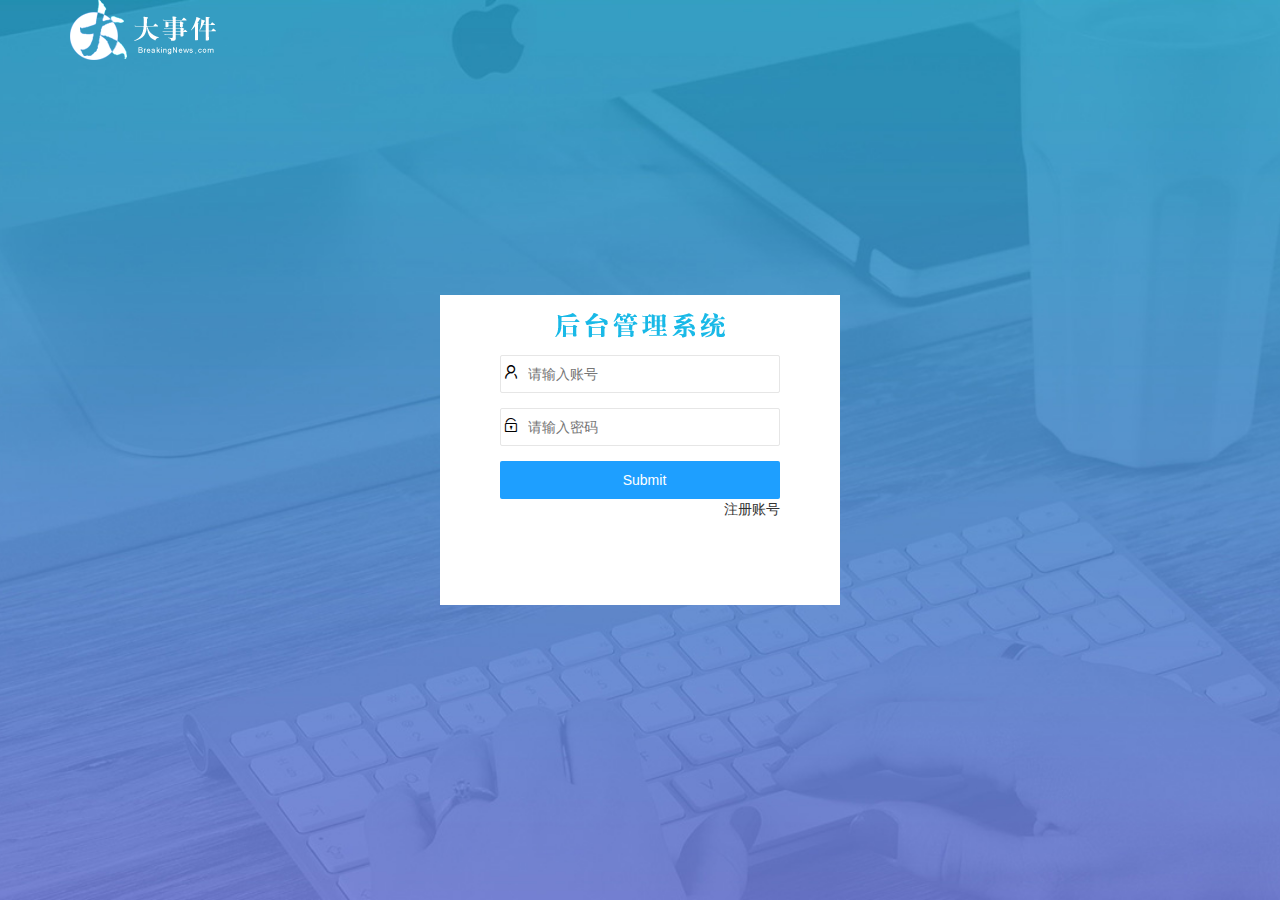
<file: login.html>
<!DOCTYPE html>
<html lang="en">
<head>
    <meta charset="UTF-8">
    <meta http-equiv="X-UA-Compatible" content="IE=edge">
    <meta name="viewport" content="width=device-width, initial-scale=1.0">
    <title>大事件项目</title>
    <!-- 引入layui样式 -->
    <link rel="stylesheet" href="/assets/lib/layui/css/layui.css">
    <!-- 自定义登录样式 -->
    <link rel="stylesheet" href="/assets/css/login.css">
    <!-- 引入JQ -->
    <script src="/assets/lib/jquery.js"></script>
    <!-- 引入拼接函数 -->
    <script src="/assets/js/baseAPI.js"></script>
    <!-- 导入layui js 样式 -->
    <script src="/assets/lib/layui/layui.js"></script>
    <script src="/assets/lib/layui/layui.all.js"></script>
    <!-- 自定义JS样式 -->
    <script src="/assets/js/login.js"></script>
    
</head>

<body>
    <!-- logo -->
    <div class="layui-main">
        <img src="./assets/images/logo.png" alt="">
    </div>
    <!-- 登录页面 -->
    <div class="loginbox">
        <div class="login_title"></div>
        <!-- 登陆界面 -->
        <form class="login-form layui-form" action="" id="form-login">
            <div class="layui-form-item">
                <div>
                    <i class="layui-icon layui-icon-username username"></i>
                    <input type="text" name="username" lay-verify="required" placeholder="请输入账号" autocomplete="off" class="layui-input">
                </div>
            </div>
            <div class="layui-form-item">
                <div class="">
                    <i class="layui-icon layui-icon-password password"></i>
                    <input type="password" name="password" lay-verify="required" placeholder="请输入密码"
                        autocomplete="off" class="layui-input">
                </div>
            </div>
            <input type="submit" class="layui-btn layui-btn-normal" style="width: 100%;" lay-submit id="form_login"></input>
            <a href="javascript:;" class="reg">注册账号</a>
        </form>
        <!-- 注册界面 -->
        <form class="reg-form layui-form" action="" id="form-reg">
            <div class="layui-form-item">
                <div>
                    <i class="layui-icon layui-icon-username username"></i>
                    <input type="text" name="username" lay-verify="required" placeholder="请输入账号" autocomplete="off" class="layui-input">
                </div>
            </div>
            <div class="layui-form-item">
                <div class="">
                    <i class="layui-icon layui-icon-password password"></i>
                    <input type="password" name="password" required placeholder="请输入密码" autocomplete="off" class="layui-input" lay-verify="pass|required">
                </div>
            </div>
            <div class="layui-form-item">
                <div class="">
                    <i class="layui-icon layui-icon-password passwordconfirm"></i>
                    <input type="password" name="repassword" required placeholder="请确认密码" autocomplete="off"
                        class="layui-input" lay-verify="repwd|required">
                </div>
            </div>
            <input type="submit" class="layui-btn layui-btn-normal" style="width: 100%;" lay-submit></input>
            <a href="javascript:;" class="log">去登录</a>
        </form>
    </div>
</body>

</html>
</file>
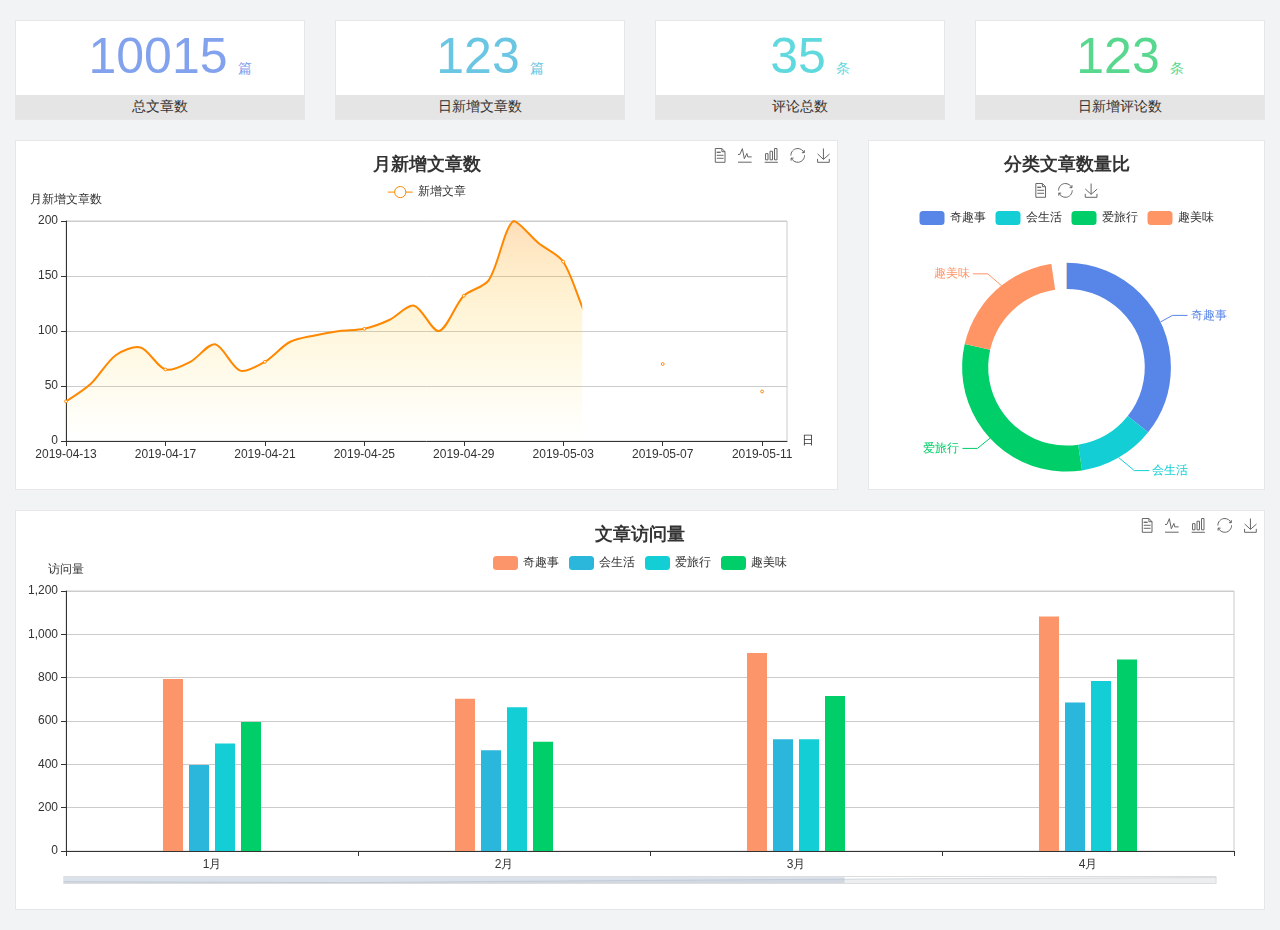
<file: home/dashboard.html>
<!DOCTYPE html>
<html lang="en">

<head>
  <meta charset="UTF-8">
  <meta name="viewport" content="width=device-width, initial-scale=1.0">
  <meta http-equiv="X-UA-Compatible" content="ie=edge">
  <title>图表统计</title>
  <link rel="stylesheet" href="../../assets/lib/bootstrap.css" />
  <link rel="stylesheet" href="../../assets/lib/main.css" />
  <script src="../../assets/lib/jquery.js"></script>
  <script type="text/javascript" src="../../assets/lib/echarts.min.js"></script>
</head>

<body>
  <div class="container-fluid">
    <div class="row spannel_list">
      <div class="col-sm-3 col-xs-6">
        <div class="spannel">
          <em>10015</em><span>篇</span>
          <b>总文章数</b>
        </div>
      </div>
      <div class="col-sm-3 col-xs-6">
        <div class="spannel scolor01">
          <em>123</em><span>篇</span>
          <b>日新增文章数</b>
        </div>
      </div>
      <div class="col-sm-3 col-xs-6">
        <div class="spannel scolor02">
          <em>35</em><span>条</span>
          <b>评论总数</b>
        </div>
      </div>
      <div class="col-sm-3 col-xs-6">
        <div class="spannel scolor03">
          <em>123</em><span>条</span>
          <b>日新增评论数</b>
        </div>
      </div>
    </div>
  </div>

  <div class="container-fluid">
    <div class="row curve-pie">
      <div class="col-lg-8 col-md-8">
        <div class="gragh_pannel" id="curve_show"></div>
      </div>
      <div class="col-lg-4 col-md-4">
        <div class="gragh_pannel" id="pie_show"></div>
      </div>
    </div>
  </div>

  <div class="container-fluid">
    <div class="column_pannel" id="column_show"></div>
  </div>

  <script>
    var oChart = echarts.init(document.getElementById('curve_show'));
    var aList_all = [
      { 'count': 36, 'date': '2019-04-13' },
      { 'count': 52, 'date': '2019-04-14' },
      { 'count': 78, 'date': '2019-04-15' },
      { 'count': 85, 'date': '2019-04-16' },
      { 'count': 65, 'date': '2019-04-17' },
      { 'count': 72, 'date': '2019-04-18' },
      { 'count': 88, 'date': '2019-04-19' },
      { 'count': 64, 'date': '2019-04-20' },
      { 'count': 72, 'date': '2019-04-21' },
      { 'count': 90, 'date': '2019-04-22' },
      { 'count': 96, 'date': '2019-04-23' },
      { 'count': 100, 'date': '2019-04-24' },
      { 'count': 102, 'date': '2019-04-25' },
      { 'count': 110, 'date': '2019-04-26' },
      { 'count': 123, 'date': '2019-04-27' },
      { 'count': 100, 'date': '2019-04-28' },
      { 'count': 132, 'date': '2019-04-29' },
      { 'count': 146, 'date': '2019-04-30' },
      { 'count': 200, 'date': '2019-05-01' },
      { 'count': 180, 'date': '2019-05-02' },
      { 'count': 163, 'date': '2019-05-03' },
      { 'count': 110, 'date': '2019-05-04' },
      { 'count': 80, 'date': '2019-05-05' },
      { 'count': 82, 'date': '2019-05-06' },
      { 'count': 70, 'date': '2019-05-07' },
      { 'count': 65, 'date': '2019-05-08' },
      { 'count': 54, 'date': '2019-05-09' },
      { 'count': 40, 'date': '2019-05-10' },
      { 'count': 45, 'date': '2019-05-11' },
      { 'count': 38, 'date': '2019-05-12' },
    ];

    let aCount = [];
    let aDate = [];

    for (var i = 0; i < aList_all.length; i++) {
      aCount.push(aList_all[i].count);
      aDate.push(aList_all[i].date);
    }

    var chartopt = {
      title: {
        text: '月新增文章数',
        left: 'center',
        top: '10'
      },
      tooltip: {
        trigger: 'axis'
      },
      legend: {
        data: ['新增文章'],
        top: '40'
      },
      toolbox: {
        show: true,
        feature: {
          mark: { show: true },
          dataView: { show: true, readOnly: false },
          magicType: { show: true, type: ['line', 'bar'] },
          restore: { show: true },
          saveAsImage: { show: true }
        }
      },
      calculable: true,
      xAxis: [
        {
          name: '日',
          type: 'category',
          boundaryGap: false,
          data: aDate
        }
      ],
      yAxis: [
        {
          name: '月新增文章数',
          type: 'value'
        }
      ],
      series: [
        {
          name: '新增文章',
          type: 'line',
          smooth: true,
          itemStyle: { normal: { areaStyle: { type: 'default' }, color: '#f80' }, lineStyle: { color: '#f80' } },
          data: aCount
        }],
      areaStyle: {
        normal: {
          color: new echarts.graphic.LinearGradient(0, 0, 0, 1, [{
            offset: 0,
            color: 'rgba(255,136,0,0.39)'
          }, {
            offset: .34,
            color: 'rgba(255,180,0,0.25)'
          }, {
            offset: 1,
            color: 'rgba(255,222,0,0.00)'
          }])

        }
      },
      grid: {
        show: true,
        x: 50,
        x2: 50,
        y: 80,
        height: 220
      }
    };

    oChart.setOption(chartopt);


    var oPie = echarts.init(document.getElementById('pie_show'));
    var oPieopt =
    {
      title: {
        top: 10,
        text: '分类文章数量比',
        x: 'center'
      },
      tooltip: {
        trigger: 'item',
        formatter: "{a} <br/>{b} : {c} ({d}%)"
      },
      color: ['#5885e8', '#13cfd5', '#00ce68', '#ff9565'],
      legend: {
        x: 'center',
        top: 65,
        data: ['奇趣事', '会生活', '爱旅行', '趣美味']
      },
      toolbox: {
        show: true,
        x: 'center',
        top: 35,
        feature: {
          mark: { show: true },
          dataView: { show: true, readOnly: false },
          magicType: {
            show: true,
            type: ['pie', 'funnel'],
            option: {
              funnel: {
                x: '25%',
                width: '50%',
                funnelAlign: 'left',
                max: 1548
              }
            }
          },
          restore: { show: true },
          saveAsImage: { show: true }
        }
      },
      calculable: true,
      series: [
        {
          name: '访问来源',
          type: 'pie',
          radius: ['45%', '60%'],
          center: ['50%', '65%'],
          data: [
            { value: 300, name: '奇趣事' },
            { value: 100, name: '会生活' },
            { value: 260, name: '爱旅行' },
            { value: 180, name: '趣美味' }
          ]
        }
      ]
    };
    oPie.setOption(oPieopt);



    var oColumn = this.echarts.init(document.getElementById('column_show'));
    var oColumnopt =
    {
      title: {
        text: '文章访问量',
        left: 'center',
        top: '10'
      },
      tooltip: {
        trigger: 'axis'
      },
      legend: {
        data: ['奇趣事', '会生活', '爱旅行', '趣美味'],
        top: '40'
      },
      toolbox: {
        show: true,
        feature: {
          mark: { show: true },
          dataView: { show: true, readOnly: false },
          magicType: { show: true, type: ['line', 'bar'] },
          restore: { show: true },
          saveAsImage: { show: true }
        }
      },
      calculable: true,
      xAxis: [
        {
          type: 'category',
          data: ['1月', '2月', '3月', '4月', '5月']
        }
      ],
      yAxis: [
        {
          name: '访问量',
          type: 'value'
        }
      ],
      series: [
        {
          name: '奇趣事',
          type: 'bar',
          barWidth: 20,
          itemStyle: {
            normal: { areaStyle: { type: 'default' }, color: '#fd956a' }
          },
          data: [800, 708, 920, 1090, 1200]
        },
        {
          name: '会生活',
          type: 'bar',
          barWidth: 20,
          itemStyle: {
            normal: { areaStyle: { type: 'default' }, color: '#2bb6db' }
          },
          data: [400, 468, 520, 690, 800]
        },
        {
          name: '爱旅行',
          type: 'bar',
          barWidth: 20,
          itemStyle: {
            normal: { areaStyle: { type: 'default' }, color: '#13cfd5' }
          },
          data: [500, 668, 520, 790, 900]
        },
        {
          name: '趣美味',
          type: 'bar',
          barWidth: 20,
          itemStyle: {
            normal: { areaStyle: { type: 'default' }, color: '#00ce68' }
          },
          data: [600, 508, 720, 890, 1000]
        }
      ],
      grid: {
        show: true,
        x: 50,
        x2: 30,
        y: 80,
        height: 260
      },
      dataZoom: [//给x轴设置滚动条
        {
          start: 0,//默认为0
          end: 100 - 1000 / 31,//默认为100
          type: 'slider',
          show: true,
          xAxisIndex: [0],
          handleSize: 0,//滑动条的 左右2个滑动条的大小
          height: 8,//组件高度
          left: 45, //左边的距离
          right: 50,//右边的距离
          bottom: 26,//右边的距离
          handleColor: '#ddd',//h滑动图标的颜色
          handleStyle: {
            borderColor: "#cacaca",
            borderWidth: "1",
            shadowBlur: 2,
            background: "#ddd",
            shadowColor: "#ddd",
          }
        }]
    };
    oColumn.setOption(oColumnopt);
  </script>
</body>

</html>
</file>
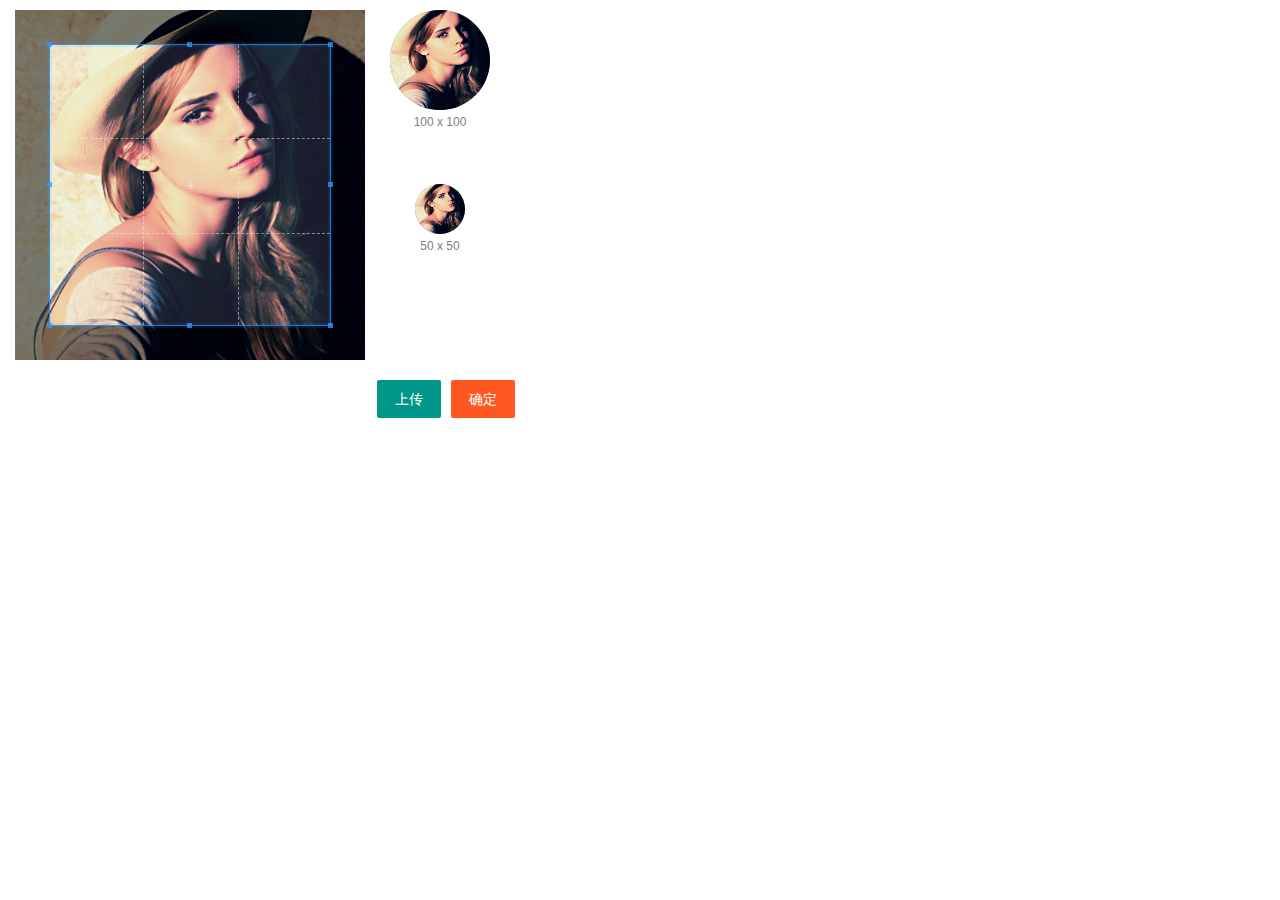
<file: user/user_avator.html>
<!DOCTYPE html>
<html lang="en">

<head>
    <meta charset="UTF-8">
    <meta http-equiv="X-UA-Compatible" content="IE=edge">
    <meta name="viewport" content="width=device-width, initial-scale=1.0">
    <link rel="stylesheet" href="/assets/lib/cropper/cropper.css">
    <link rel="stylesheet" href="/assets/lib/layui/css/layui.css">
    <link rel="stylesheet" href="/assets/css/user_avator.css">
    <script src="/assets/lib/jquery.js"></script>
    <script src="/assets/js/baseAPI.js"></script>
    <script src="/assets/lib/layui/layui.all.js"></script>
    <script src="/assets/lib/cropper/Cropper.js"></script>
    <script src="/assets/lib/cropper/jquery-cropper.js"></script>
    <script src="/assets/js/user/user_avator.js"></script>
    <title>Document</title>

</head>

<body>
    <div class="layui-card-body">
        <!-- 第一行的图片裁剪和预览区域 -->
        <div class="row1">
            <!-- 图片裁剪区域 -->
            <div class="cropper-box">
                <!-- 这个 img 标签很重要，将来会把它初始化为裁剪区域 -->
                <img id="image" src="/assets/images/sample.jpg" />
            </div>
            <!-- 图片的预览区域 -->
            <div class="preview-box">
                <div>
                    <!-- 宽高为 100px 的预览区域 -->
                    <div class="img-preview w100"></div>
                    <p class="size">100 x 100</p>
                </div>
                <div>
                    <!-- 宽高为 50px 的预览区域 -->
                    <div class="img-preview w50"></div>
                    <p class="size">50 x 50</p>
                </div>
            </div>
        </div>
        <!-- 第二行的按钮区域 -->
        <div class="row2">
            <input type="file" id="file" accept="image/jpeg,image/png">
            <button type="button" class="layui-btn upload">上传</button>
            <button type="button" class="layui-btn layui-btn-danger btnupload">确定</button>
        </div>
    </div>

</body>

</html>
</file>
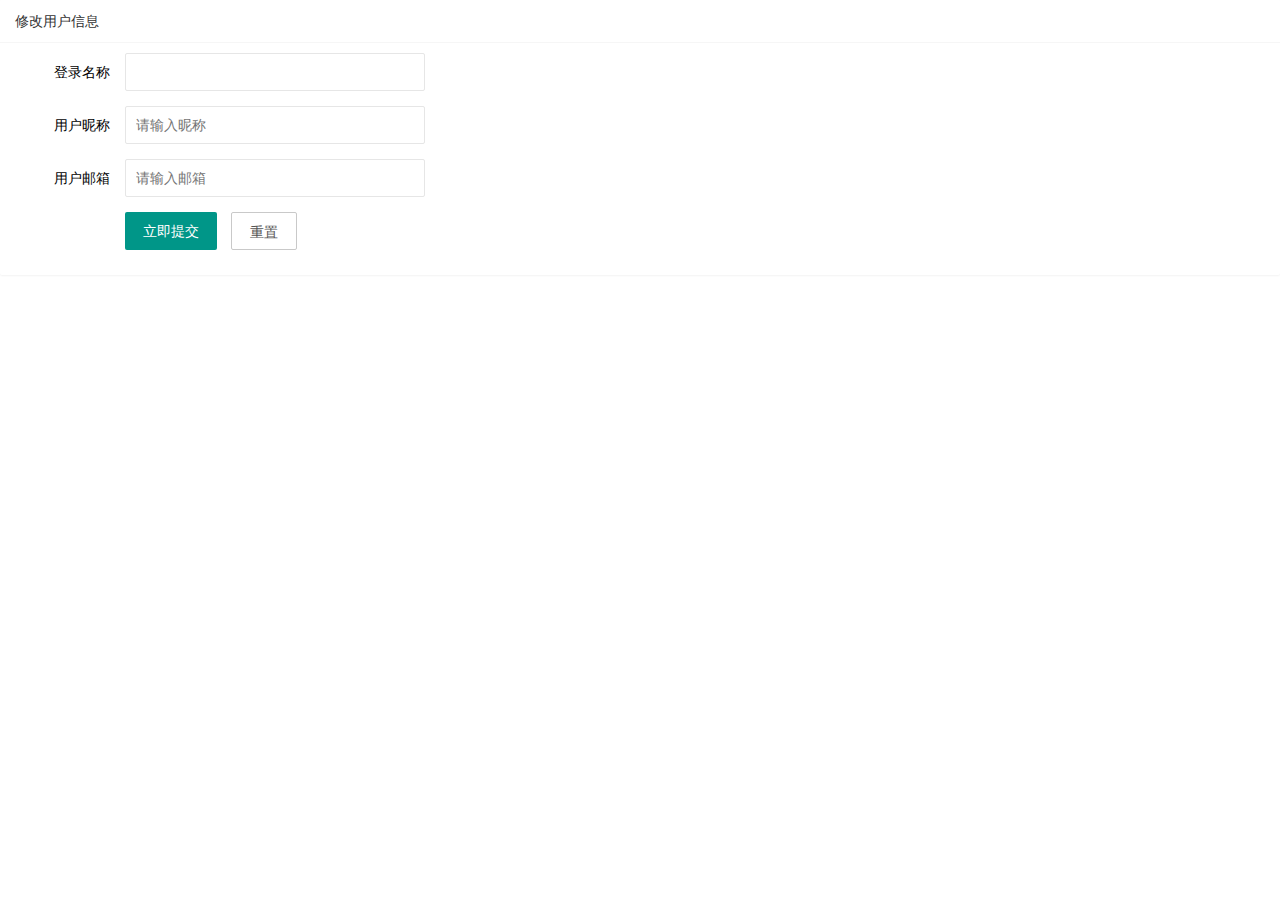
<file: user/user_info.html>
<!DOCTYPE html>
<html lang="en">
<head>
    <meta charset="UTF-8">
    <meta http-equiv="X-UA-Compatible" content="IE=edge">
    <meta name="viewport" content="width=device-width, initial-scale=1.0">
    <title>Document</title>
    <!-- 导入layui样式 -->
    <link rel="stylesheet" href="/assets/lib/layui/css/layui.css">
    <link rel="stylesheet" href="/assets/css/user_info.css">
    <script src="/assets/lib/jquery.js"></script>
    <script src="/assets/lib/layui/layui.all.js"></script>
    <script src="/assets/js/baseAPI.js"></script>
    <script src="/assets/js/user/user_info.js"></script>
    <div class="layui-card">
        <div class="layui-card-header">修改用户信息</div>
        <div class="layui-card-body">
            <form class="layui-form" action="" id="modify-form">
                <div class="layui-form-item">
                    <label class="layui-form-label">登录名称</label>
                    <div class="layui-input-block">
                      <input type="text" class="layui-input login-name"readonly="readonly" unselectable="on">
                    </div>
                  </div>
                <div class="layui-form-item">
                  <label class="layui-form-label">用户昵称</label>
                  <div class="layui-input-block">
                    <input type="text" name="nickname" required  lay-verify="required" placeholder="请输入昵称" autocomplete="off" class="layui-input inp-nickname">
                  </div>
                </div>
                <div class="layui-form-item">
                  <label class="layui-form-label">用户邮箱</label>
                  <div class="layui-input-block">
                    <input type="text" name="email" required  lay-verify="required" placeholder="请输入邮箱" autocomplete="off" class="layui-input inp-email">
                    
                  </div>
                </div>
                <div class="layui-form-item">
                  <div class="layui-input-block">
                    <button class="layui-btn nicknamesubmit" lay-submit lay-filter="formDemo">立即提交</button>
                    <button type="reset" class="layui-btn layui-btn-primary resetvalue">重置</button>
                  </div>
                </div>
              </form>
        </div>
      </div>
</head>
<body>
    
</body>
</html>
</file>
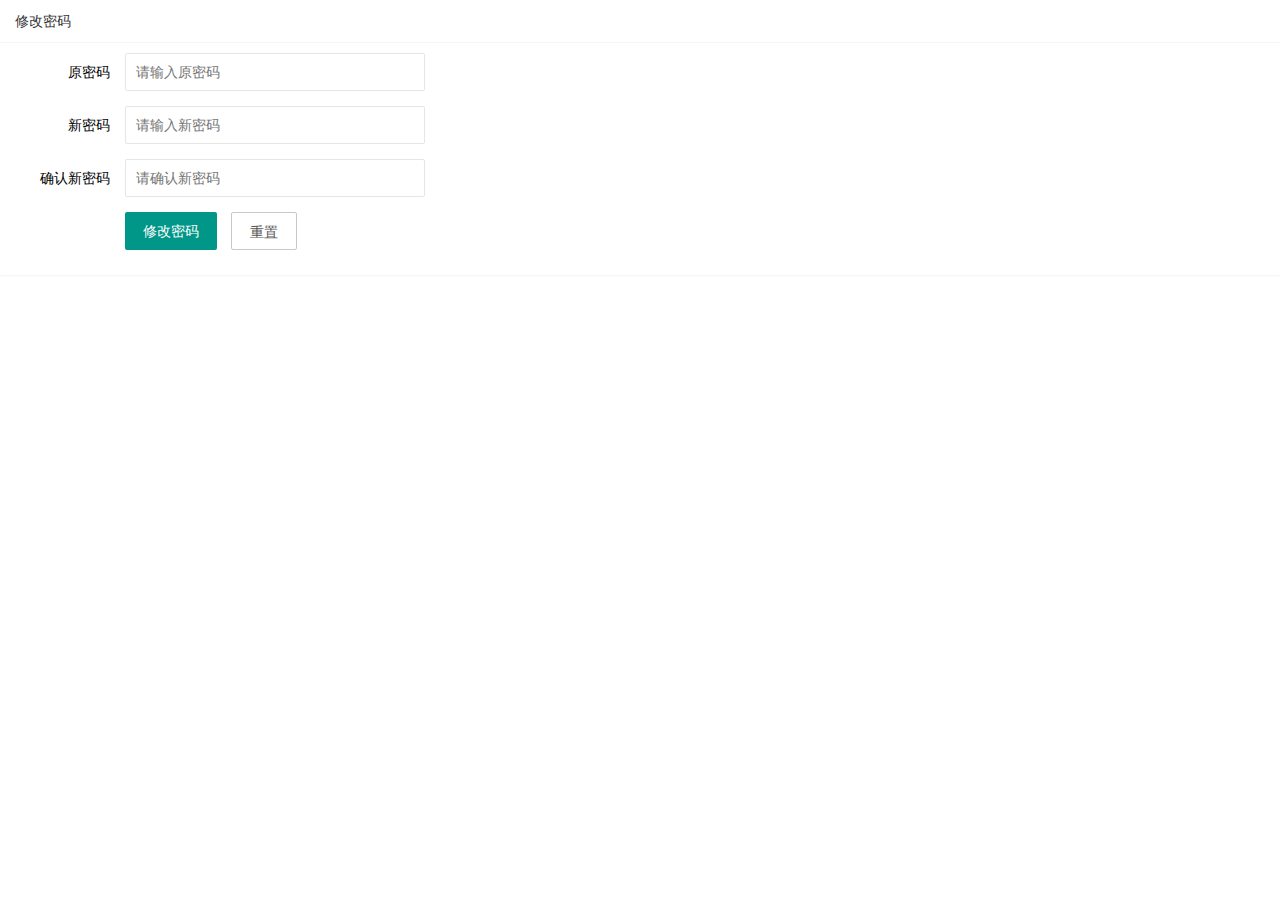
<file: user/user_pwd.html>
<!DOCTYPE html>
<html lang="en">
<head>
    <meta charset="UTF-8">
    <meta http-equiv="X-UA-Compatible" content="IE=edge">
    <meta name="viewport" content="width=device-width, initial-scale=1.0">
    <title>Document</title>
    <!-- 导入layui样式 -->
    <link rel="stylesheet" href="/assets/lib/layui/css/layui.css">
    <link rel="stylesheet" href="/assets/css/user_info.css">
    <script src="/assets/lib/jquery.js"></script>
    <script src="/assets/lib/layui/layui.all.js"></script>
    <script src="/assets/js/baseAPI.js"></script>
    <script src="/assets/js/user/user_pwd.js"></script>
    <div class="layui-card">
        <div class="layui-card-header">修改密码</div>
        <div class="layui-card-body">
            <form class="layui-form" action="" id="modify-form">
                <div class="layui-form-item">
                    <label class="layui-form-label">原密码</label>
                    <div class="layui-input-block">
                      <input type="password" name="oldPwd" lay-verify="required|pass"class="layui-input oldpassword" placeholder="请输入原密码" >
                    </div>
                  </div>
                <div class="layui-form-item">
                  <label class="layui-form-label">新密码</label>
                  <div class="layui-input-block">
                    <input type="password" name="newPwd"  lay-verify="required|pass|newpassword" placeholder="请输入新密码" autocomplete="off" class="layui-input newpassword">
                  </div>
                </div>
                <div class="layui-form-item">
                  <label class="layui-form-label">确认新密码</label>
                  <div class="layui-input-block">
                    <input type="password"    lay-verify="required|pass|repwd" placeholder="请确认新密码" autocomplete="off" class="layui-input confirmpassword">
                    
                  </div>
                </div>
                <div class="layui-form-item">
                  <div class="layui-input-block">
                    <button class="layui-btn modifypassword" lay-submit lay-filter="formDemo">修改密码</button>
                    <button type="reset" class="layui-btn layui-btn-primary clear">重置</button>
                  </div>
                </div>
              </form>
        </div>
      </div>
</head>
<body>
    
</body>
</html>
</file>
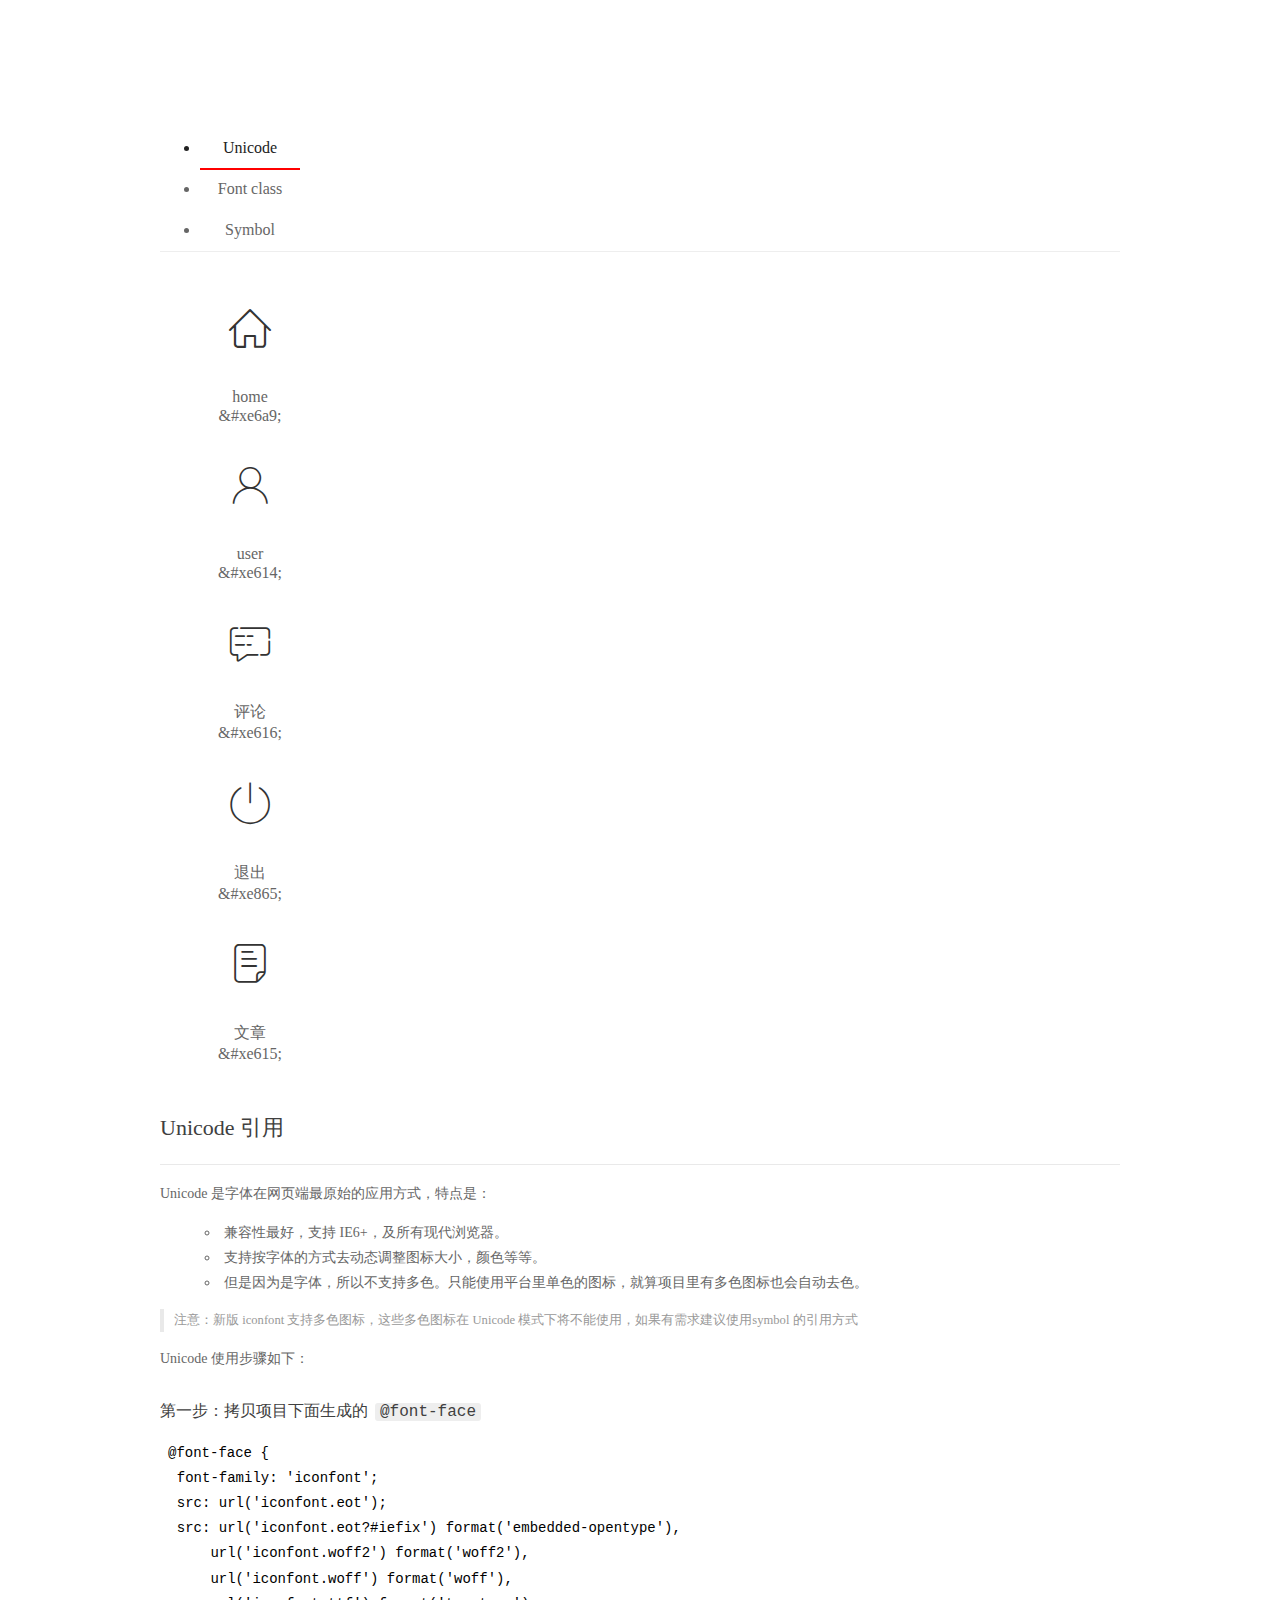
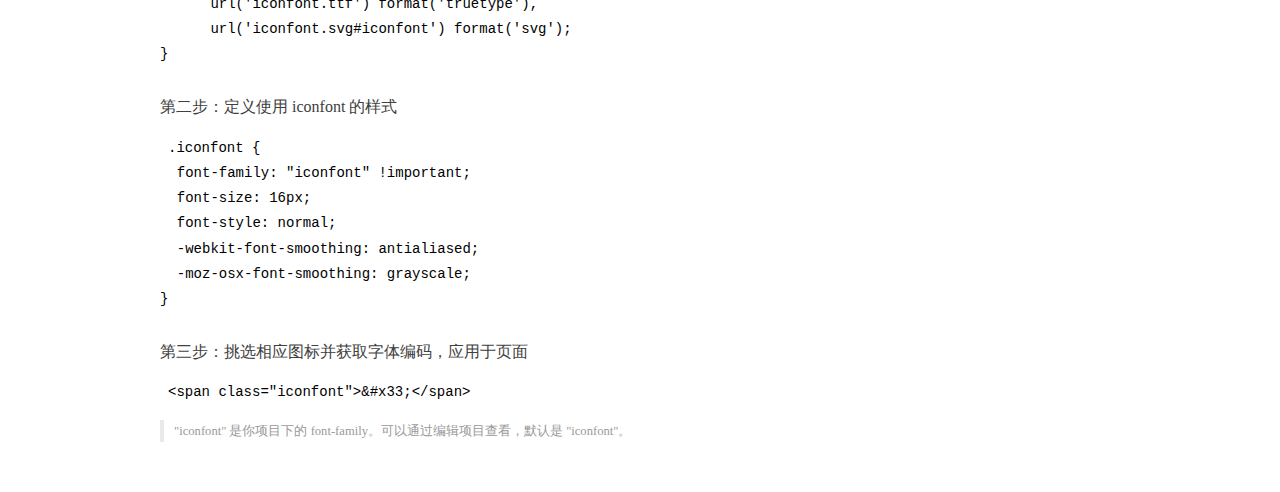
<file: assets/fonts/demo_index.html>
<!DOCTYPE html>
<html>
<head>
  <meta charset="utf-8"/>
  <title>IconFont Demo</title>
  <link rel="shortcut icon" href="https://gtms04.alicdn.com/tps/i4/TB1_oz6GVXXXXaFXpXXJDFnIXXX-64-64.ico" type="image/x-icon"/>
  <link rel="stylesheet" href="https://g.alicdn.com/thx/cube/1.3.2/cube.min.css">
  <link rel="stylesheet" href="demo.css">
  <link rel="stylesheet" href="iconfont.css">
  <script src="iconfont.js"></script>
  <!-- jQuery -->
  <script src="https://a1.alicdn.com/oss/uploads/2018/12/26/7bfddb60-08e8-11e9-9b04-53e73bb6408b.js"></script>
  <!-- 代码高亮 -->
  <script src="https://a1.alicdn.com/oss/uploads/2018/12/26/a3f714d0-08e6-11e9-8a15-ebf944d7534c.js"></script>
</head>
<body>
  <div class="main">
    <h1 class="logo"><a href="https://www.iconfont.cn/" title="iconfont 首页" target="_blank">&#xe86b;</a></h1>
    <div class="nav-tabs">
      <ul id="tabs" class="dib-box">
        <li class="dib active"><span>Unicode</span></li>
        <li class="dib"><span>Font class</span></li>
        <li class="dib"><span>Symbol</span></li>
      </ul>
      
    </div>
    <div class="tab-container">
      <div class="content unicode" style="display: block;">
          <ul class="icon_lists dib-box">
          
            <li class="dib">
              <span class="icon iconfont">&#xe6a9;</span>
                <div class="name">home</div>
                <div class="code-name">&amp;#xe6a9;</div>
              </li>
          
            <li class="dib">
              <span class="icon iconfont">&#xe614;</span>
                <div class="name">user</div>
                <div class="code-name">&amp;#xe614;</div>
              </li>
          
            <li class="dib">
              <span class="icon iconfont">&#xe616;</span>
                <div class="name">评论</div>
                <div class="code-name">&amp;#xe616;</div>
              </li>
          
            <li class="dib">
              <span class="icon iconfont">&#xe865;</span>
                <div class="name">退出</div>
                <div class="code-name">&amp;#xe865;</div>
              </li>
          
            <li class="dib">
              <span class="icon iconfont">&#xe615;</span>
                <div class="name">文章</div>
                <div class="code-name">&amp;#xe615;</div>
              </li>
          
          </ul>
          <div class="article markdown">
          <h2 id="unicode-">Unicode 引用</h2>
          <hr>

          <p>Unicode 是字体在网页端最原始的应用方式，特点是：</p>
          <ul>
            <li>兼容性最好，支持 IE6+，及所有现代浏览器。</li>
            <li>支持按字体的方式去动态调整图标大小，颜色等等。</li>
            <li>但是因为是字体，所以不支持多色。只能使用平台里单色的图标，就算项目里有多色图标也会自动去色。</li>
          </ul>
          <blockquote>
            <p>注意：新版 iconfont 支持多色图标，这些多色图标在 Unicode 模式下将不能使用，如果有需求建议使用symbol 的引用方式</p>
          </blockquote>
          <p>Unicode 使用步骤如下：</p>
          <h3 id="-font-face">第一步：拷贝项目下面生成的 <code>@font-face</code></h3>
<pre><code class="language-css"
>@font-face {
  font-family: 'iconfont';
  src: url('iconfont.eot');
  src: url('iconfont.eot?#iefix') format('embedded-opentype'),
      url('iconfont.woff2') format('woff2'),
      url('iconfont.woff') format('woff'),
      url('iconfont.ttf') format('truetype'),
      url('iconfont.svg#iconfont') format('svg');
}
</code></pre>
          <h3 id="-iconfont-">第二步：定义使用 iconfont 的样式</h3>
<pre><code class="language-css"
>.iconfont {
  font-family: "iconfont" !important;
  font-size: 16px;
  font-style: normal;
  -webkit-font-smoothing: antialiased;
  -moz-osx-font-smoothing: grayscale;
}
</code></pre>
          <h3 id="-">第三步：挑选相应图标并获取字体编码，应用于页面</h3>
<pre>
<code class="language-html"
>&lt;span class="iconfont"&gt;&amp;#x33;&lt;/span&gt;
</code></pre>
          <blockquote>
            <p>"iconfont" 是你项目下的 font-family。可以通过编辑项目查看，默认是 "iconfont"。</p>
          </blockquote>
          </div>
      </div>
      <div class="content font-class">
        <ul class="icon_lists dib-box">
          
          <li class="dib">
            <span class="icon iconfont icon-home"></span>
            <div class="name">
              home
            </div>
            <div class="code-name">.icon-home
            </div>
          </li>
          
          <li class="dib">
            <span class="icon iconfont icon-user"></span>
            <div class="name">
              user
            </div>
            <div class="code-name">.icon-user
            </div>
          </li>
          
          <li class="dib">
            <span class="icon iconfont icon-pinglun"></span>
            <div class="name">
              评论
            </div>
            <div class="code-name">.icon-pinglun
            </div>
          </li>
          
          <li class="dib">
            <span class="icon iconfont icon-tuichu"></span>
            <div class="name">
              退出
            </div>
            <div class="code-name">.icon-tuichu
            </div>
          </li>
          
          <li class="dib">
            <span class="icon iconfont icon-16"></span>
            <div class="name">
              文章
            </div>
            <div class="code-name">.icon-16
            </div>
          </li>
          
        </ul>
        <div class="article markdown">
        <h2 id="font-class-">font-class 引用</h2>
        <hr>

        <p>font-class 是 Unicode 使用方式的一种变种，主要是解决 Unicode 书写不直观，语意不明确的问题。</p>
        <p>与 Unicode 使用方式相比，具有如下特点：</p>
        <ul>
          <li>兼容性良好，支持 IE8+，及所有现代浏览器。</li>
          <li>相比于 Unicode 语意明确，书写更直观。可以很容易分辨这个 icon 是什么。</li>
          <li>因为使用 class 来定义图标，所以当要替换图标时，只需要修改 class 里面的 Unicode 引用。</li>
          <li>不过因为本质上还是使用的字体，所以多色图标还是不支持的。</li>
        </ul>
        <p>使用步骤如下：</p>
        <h3 id="-fontclass-">第一步：引入项目下面生成的 fontclass 代码：</h3>
<pre><code class="language-html">&lt;link rel="stylesheet" href="./iconfont.css"&gt;
</code></pre>
        <h3 id="-">第二步：挑选相应图标并获取类名，应用于页面：</h3>
<pre><code class="language-html">&lt;span class="iconfont icon-xxx"&gt;&lt;/span&gt;
</code></pre>
        <blockquote>
          <p>"
            iconfont" 是你项目下的 font-family。可以通过编辑项目查看，默认是 "iconfont"。</p>
        </blockquote>
      </div>
      </div>
      <div class="content symbol">
          <ul class="icon_lists dib-box">
          
            <li class="dib">
                <svg class="icon svg-icon" aria-hidden="true">
                  <use xlink:href="#icon-home"></use>
                </svg>
                <div class="name">home</div>
                <div class="code-name">#icon-home</div>
            </li>
          
            <li class="dib">
                <svg class="icon svg-icon" aria-hidden="true">
                  <use xlink:href="#icon-user"></use>
                </svg>
                <div class="name">user</div>
                <div class="code-name">#icon-user</div>
            </li>
          
            <li class="dib">
                <svg class="icon svg-icon" aria-hidden="true">
                  <use xlink:href="#icon-pinglun"></use>
                </svg>
                <div class="name">评论</div>
                <div class="code-name">#icon-pinglun</div>
            </li>
          
            <li class="dib">
                <svg class="icon svg-icon" aria-hidden="true">
                  <use xlink:href="#icon-tuichu"></use>
                </svg>
                <div class="name">退出</div>
                <div class="code-name">#icon-tuichu</div>
            </li>
          
            <li class="dib">
                <svg class="icon svg-icon" aria-hidden="true">
                  <use xlink:href="#icon-16"></use>
                </svg>
                <div class="name">文章</div>
                <div class="code-name">#icon-16</div>
            </li>
          
          </ul>
          <div class="article markdown">
          <h2 id="symbol-">Symbol 引用</h2>
          <hr>

          <p>这是一种全新的使用方式，应该说这才是未来的主流，也是平台目前推荐的用法。相关介绍可以参考这篇<a href="">文章</a>
            这种用法其实是做了一个 SVG 的集合，与另外两种相比具有如下特点：</p>
          <ul>
            <li>支持多色图标了，不再受单色限制。</li>
            <li>通过一些技巧，支持像字体那样，通过 <code>font-size</code>, <code>color</code> 来调整样式。</li>
            <li>兼容性较差，支持 IE9+，及现代浏览器。</li>
            <li>浏览器渲染 SVG 的性能一般，还不如 png。</li>
          </ul>
          <p>使用步骤如下：</p>
          <h3 id="-symbol-">第一步：引入项目下面生成的 symbol 代码：</h3>
<pre><code class="language-html">&lt;script src="./iconfont.js"&gt;&lt;/script&gt;
</code></pre>
          <h3 id="-css-">第二步：加入通用 CSS 代码（引入一次就行）：</h3>
<pre><code class="language-html">&lt;style&gt;
.icon {
  width: 1em;
  height: 1em;
  vertical-align: -0.15em;
  fill: currentColor;
  overflow: hidden;
}
&lt;/style&gt;
</code></pre>
          <h3 id="-">第三步：挑选相应图标并获取类名，应用于页面：</h3>
<pre><code class="language-html">&lt;svg class="icon" aria-hidden="true"&gt;
  &lt;use xlink:href="#icon-xxx"&gt;&lt;/use&gt;
&lt;/svg&gt;
</code></pre>
          </div>
      </div>

    </div>
  </div>
  <script>
  $(document).ready(function () {
      $('.tab-container .content:first').show()

      $('#tabs li').click(function (e) {
        var tabContent = $('.tab-container .content')
        var index = $(this).index()

        if ($(this).hasClass('active')) {
          return
        } else {
          $('#tabs li').removeClass('active')
          $(this).addClass('active')

          tabContent.hide().eq(index).fadeIn()
        }
      })
    })
  </script>
</body>
</html>
</file>
<file: assets/lib/layui/css/layui.css>
/** layui-v2.5.5 MIT License By https://www.layui.com */
 .layui-inline,img{display:inline-block;vertical-align:middle}h1,h2,h3,h4,h5,h6{font-weight:400}.layui-edge,.layui-header,.layui-inline,.layui-main{position:relative}.layui-body,.layui-edge,.layui-elip{overflow:hidden}.layui-btn,.layui-edge,.layui-inline,img{vertical-align:middle}.layui-btn,.layui-disabled,.layui-icon,.layui-unselect{-moz-user-select:none;-webkit-user-select:none;-ms-user-select:none}.layui-elip,.layui-form-checkbox span,.layui-form-pane .layui-form-label{text-overflow:ellipsis;white-space:nowrap}.layui-breadcrumb,.layui-tree-btnGroup{visibility:hidden}blockquote,body,button,dd,div,dl,dt,form,h1,h2,h3,h4,h5,h6,input,li,ol,p,pre,td,textarea,th,ul{margin:0;padding:0;-webkit-tap-highlight-color:rgba(0,0,0,0)}a:active,a:hover{outline:0}img{border:none}li{list-style:none}table{border-collapse:collapse;border-spacing:0}h4,h5,h6{font-size:100%}button,input,optgroup,option,select,textarea{font-family:inherit;font-size:inherit;font-style:inherit;font-weight:inherit;outline:0}pre{white-space:pre-wrap;white-space:-moz-pre-wrap;white-space:-pre-wrap;white-space:-o-pre-wrap;word-wrap:break-word}body{line-height:24px;font:14px Helvetica Neue,Helvetica,PingFang SC,Tahoma,Arial,sans-serif}hr{height:1px;margin:10px 0;border:0;clear:both}a{color:#333;text-decoration:none}a:hover{color:#777}a cite{font-style:normal;*cursor:pointer}.layui-border-box,.layui-border-box *{box-sizing:border-box}.layui-box,.layui-box *{box-sizing:content-box}.layui-clear{clear:both;*zoom:1}.layui-clear:after{content:'\20';clear:both;*zoom:1;display:block;height:0}.layui-inline{*display:inline;*zoom:1}.layui-edge{display:inline-block;width:0;height:0;border-width:6px;border-style:dashed;border-color:transparent}.layui-edge-top{top:-4px;border-bottom-color:#999;border-bottom-style:solid}.layui-edge-right{border-left-color:#999;border-left-style:solid}.layui-edge-bottom{top:2px;border-top-color:#999;border-top-style:solid}.layui-edge-left{border-right-color:#999;border-right-style:solid}.layui-disabled,.layui-disabled:hover{color:#d2d2d2!important;cursor:not-allowed!important}.layui-circle{border-radius:100%}.layui-show{display:block!important}.layui-hide{display:none!important}@font-face{font-family:layui-icon;src:url(../font/iconfont.eot?v=250);src:url(../font/iconfont.eot?v=250#iefix) format('embedded-opentype'),url(../font/iconfont.woff2?v=250) format('woff2'),url(../font/iconfont.woff?v=250) format('woff'),url(../font/iconfont.ttf?v=250) format('truetype'),url(../font/iconfont.svg?v=250#layui-icon) format('svg')}.layui-icon{font-family:layui-icon!important;font-size:16px;font-style:normal;-webkit-font-smoothing:antialiased;-moz-osx-font-smoothing:grayscale}.layui-icon-reply-fill:before{content:"\e611"}.layui-icon-set-fill:before{content:"\e614"}.layui-icon-menu-fill:before{content:"\e60f"}.layui-icon-search:before{content:"\e615"}.layui-icon-share:before{content:"\e641"}.layui-icon-set-sm:before{content:"\e620"}.layui-icon-engine:before{content:"\e628"}.layui-icon-close:before{content:"\1006"}.layui-icon-close-fill:before{content:"\1007"}.layui-icon-chart-screen:before{content:"\e629"}.layui-icon-star:before{content:"\e600"}.layui-icon-circle-dot:before{content:"\e617"}.layui-icon-chat:before{content:"\e606"}.layui-icon-release:before{content:"\e609"}.layui-icon-list:before{content:"\e60a"}.layui-icon-chart:before{content:"\e62c"}.layui-icon-ok-circle:before{content:"\1005"}.layui-icon-layim-theme:before{content:"\e61b"}.layui-icon-table:before{content:"\e62d"}.layui-icon-right:before{content:"\e602"}.layui-icon-left:before{content:"\e603"}.layui-icon-cart-simple:before{content:"\e698"}.layui-icon-face-cry:before{content:"\e69c"}.layui-icon-face-smile:before{content:"\e6af"}.layui-icon-survey:before{content:"\e6b2"}.layui-icon-tree:before{content:"\e62e"}.layui-icon-upload-circle:before{content:"\e62f"}.layui-icon-add-circle:before{content:"\e61f"}.layui-icon-download-circle:before{content:"\e601"}.layui-icon-templeate-1:before{content:"\e630"}.layui-icon-util:before{content:"\e631"}.layui-icon-face-surprised:before{content:"\e664"}.layui-icon-edit:before{content:"\e642"}.layui-icon-speaker:before{content:"\e645"}.layui-icon-down:before{content:"\e61a"}.layui-icon-file:before{content:"\e621"}.layui-icon-layouts:before{content:"\e632"}.layui-icon-rate-half:before{content:"\e6c9"}.layui-icon-add-circle-fine:before{content:"\e608"}.layui-icon-prev-circle:before{content:"\e633"}.layui-icon-read:before{content:"\e705"}.layui-icon-404:before{content:"\e61c"}.layui-icon-carousel:before{content:"\e634"}.layui-icon-help:before{content:"\e607"}.layui-icon-code-circle:before{content:"\e635"}.layui-icon-water:before{content:"\e636"}.layui-icon-username:before{content:"\e66f"}.layui-icon-find-fill:before{content:"\e670"}.layui-icon-about:before{content:"\e60b"}.layui-icon-location:before{content:"\e715"}.layui-icon-up:before{content:"\e619"}.layui-icon-pause:before{content:"\e651"}.layui-icon-date:before{content:"\e637"}.layui-icon-layim-uploadfile:before{content:"\e61d"}.layui-icon-delete:before{content:"\e640"}.layui-icon-play:before{content:"\e652"}.layui-icon-top:before{content:"\e604"}.layui-icon-friends:before{content:"\e612"}.layui-icon-refresh-3:before{content:"\e9aa"}.layui-icon-ok:before{content:"\e605"}.layui-icon-layer:before{content:"\e638"}.layui-icon-face-smile-fine:before{content:"\e60c"}.layui-icon-dollar:before{content:"\e659"}.layui-icon-group:before{content:"\e613"}.layui-icon-layim-download:before{content:"\e61e"}.layui-icon-picture-fine:before{content:"\e60d"}.layui-icon-link:before{content:"\e64c"}.layui-icon-diamond:before{content:"\e735"}.layui-icon-log:before{content:"\e60e"}.layui-icon-rate-solid:before{content:"\e67a"}.layui-icon-fonts-del:before{content:"\e64f"}.layui-icon-unlink:before{content:"\e64d"}.layui-icon-fonts-clear:before{content:"\e639"}.layui-icon-triangle-r:before{content:"\e623"}.layui-icon-circle:before{content:"\e63f"}.layui-icon-radio:before{content:"\e643"}.layui-icon-align-center:before{content:"\e647"}.layui-icon-align-right:before{content:"\e648"}.layui-icon-align-left:before{content:"\e649"}.layui-icon-loading-1:before{content:"\e63e"}.layui-icon-return:before{content:"\e65c"}.layui-icon-fonts-strong:before{content:"\e62b"}.layui-icon-upload:before{content:"\e67c"}.layui-icon-dialogue:before{content:"\e63a"}.layui-icon-video:before{content:"\e6ed"}.layui-icon-headset:before{content:"\e6fc"}.layui-icon-cellphone-fine:before{content:"\e63b"}.layui-icon-add-1:before{content:"\e654"}.layui-icon-face-smile-b:before{content:"\e650"}.layui-icon-fonts-html:before{content:"\e64b"}.layui-icon-form:before{content:"\e63c"}.layui-icon-cart:before{content:"\e657"}.layui-icon-camera-fill:before{content:"\e65d"}.layui-icon-tabs:before{content:"\e62a"}.layui-icon-fonts-code:before{content:"\e64e"}.layui-icon-fire:before{content:"\e756"}.layui-icon-set:before{content:"\e716"}.layui-icon-fonts-u:before{content:"\e646"}.layui-icon-triangle-d:before{content:"\e625"}.layui-icon-tips:before{content:"\e702"}.layui-icon-picture:before{content:"\e64a"}.layui-icon-more-vertical:before{content:"\e671"}.layui-icon-flag:before{content:"\e66c"}.layui-icon-loading:before{content:"\e63d"}.layui-icon-fonts-i:before{content:"\e644"}.layui-icon-refresh-1:before{content:"\e666"}.layui-icon-rmb:before{content:"\e65e"}.layui-icon-home:before{content:"\e68e"}.layui-icon-user:before{content:"\e770"}.layui-icon-notice:before{content:"\e667"}.layui-icon-login-weibo:before{content:"\e675"}.layui-icon-voice:before{content:"\e688"}.layui-icon-upload-drag:before{content:"\e681"}.layui-icon-login-qq:before{content:"\e676"}.layui-icon-snowflake:before{content:"\e6b1"}.layui-icon-file-b:before{content:"\e655"}.layui-icon-template:before{content:"\e663"}.layui-icon-auz:before{content:"\e672"}.layui-icon-console:before{content:"\e665"}.layui-icon-app:before{content:"\e653"}.layui-icon-prev:before{content:"\e65a"}.layui-icon-website:before{content:"\e7ae"}.layui-icon-next:before{content:"\e65b"}.layui-icon-component:before{content:"\e857"}.layui-icon-more:before{content:"\e65f"}.layui-icon-login-wechat:before{content:"\e677"}.layui-icon-shrink-right:before{content:"\e668"}.layui-icon-spread-left:before{content:"\e66b"}.layui-icon-camera:before{content:"\e660"}.layui-icon-note:before{content:"\e66e"}.layui-icon-refresh:before{content:"\e669"}.layui-icon-female:before{content:"\e661"}.layui-icon-male:before{content:"\e662"}.layui-icon-password:before{content:"\e673"}.layui-icon-senior:before{content:"\e674"}.layui-icon-theme:before{content:"\e66a"}.layui-icon-tread:before{content:"\e6c5"}.layui-icon-praise:before{content:"\e6c6"}.layui-icon-star-fill:before{content:"\e658"}.layui-icon-rate:before{content:"\e67b"}.layui-icon-template-1:before{content:"\e656"}.layui-icon-vercode:before{content:"\e679"}.layui-icon-cellphone:before{content:"\e678"}.layui-icon-screen-full:before{content:"\e622"}.layui-icon-screen-restore:before{content:"\e758"}.layui-icon-cols:before{content:"\e610"}.layui-icon-export:before{content:"\e67d"}.layui-icon-print:before{content:"\e66d"}.layui-icon-slider:before{content:"\e714"}.layui-icon-addition:before{content:"\e624"}.layui-icon-subtraction:before{content:"\e67e"}.layui-icon-service:before{content:"\e626"}.layui-icon-transfer:before{content:"\e691"}.layui-main{width:1140px;margin:0 auto}.layui-header{z-index:1000;height:60px}.layui-header a:hover{transition:all .5s;-webkit-transition:all .5s}.layui-side{position:fixed;left:0;top:0;bottom:0;z-index:999;width:200px;overflow-x:hidden}.layui-side-scroll{position:relative;width:220px;height:100%;overflow-x:hidden}.layui-body{position:absolute;left:200px;right:0;top:0;bottom:0;z-index:998;width:auto;overflow-y:auto;box-sizing:border-box}.layui-layout-body{overflow:hidden}.layui-layout-admin .layui-header{background-color:#23262E}.layui-layout-admin .layui-side{top:60px;width:200px;overflow-x:hidden}.layui-layout-admin .layui-body{position:fixed;top:60px;bottom:44px}.layui-layout-admin .layui-main{width:auto;margin:0 15px}.layui-layout-admin .layui-footer{position:fixed;left:200px;right:0;bottom:0;height:44px;line-height:44px;padding:0 15px;background-color:#eee}.layui-layout-admin .layui-logo{position:absolute;left:0;top:0;width:200px;height:100%;line-height:60px;text-align:center;color:#009688;font-size:16px}.layui-layout-admin .layui-header .layui-nav{background:0 0}.layui-layout-left{position:absolute!important;left:200px;top:0}.layui-layout-right{position:absolute!important;right:0;top:0}.layui-container{position:relative;margin:0 auto;padding:0 15px;box-sizing:border-box}.layui-fluid{position:relative;margin:0 auto;padding:0 15px}.layui-row:after,.layui-row:before{content:'';display:block;clear:both}.layui-col-lg1,.layui-col-lg10,.layui-col-lg11,.layui-col-lg12,.layui-col-lg2,.layui-col-lg3,.layui-col-lg4,.layui-col-lg5,.layui-col-lg6,.layui-col-lg7,.layui-col-lg8,.layui-col-lg9,.layui-col-md1,.layui-col-md10,.layui-col-md11,.layui-col-md12,.layui-col-md2,.layui-col-md3,.layui-col-md4,.layui-col-md5,.layui-col-md6,.layui-col-md7,.layui-col-md8,.layui-col-md9,.layui-col-sm1,.layui-col-sm10,.layui-col-sm11,.layui-col-sm12,.layui-col-sm2,.layui-col-sm3,.layui-col-sm4,.layui-col-sm5,.layui-col-sm6,.layui-col-sm7,.layui-col-sm8,.layui-col-sm9,.layui-col-xs1,.layui-col-xs10,.layui-col-xs11,.layui-col-xs12,.layui-col-xs2,.layui-col-xs3,.layui-col-xs4,.layui-col-xs5,.layui-col-xs6,.layui-col-xs7,.layui-col-xs8,.layui-col-xs9{position:relative;display:block;box-sizing:border-box}.layui-col-xs1,.layui-col-xs10,.layui-col-xs11,.layui-col-xs12,.layui-col-xs2,.layui-col-xs3,.layui-col-xs4,.layui-col-xs5,.layui-col-xs6,.layui-col-xs7,.layui-col-xs8,.layui-col-xs9{float:left}.layui-col-xs1{width:8.33333333%}.layui-col-xs2{width:16.66666667%}.layui-col-xs3{width:25%}.layui-col-xs4{width:33.33333333%}.layui-col-xs5{width:41.66666667%}.layui-col-xs6{width:50%}.layui-col-xs7{width:58.33333333%}.layui-col-xs8{width:66.66666667%}.layui-col-xs9{width:75%}.layui-col-xs10{width:83.33333333%}.layui-col-xs11{width:91.66666667%}.layui-col-xs12{width:100%}.layui-col-xs-offset1{margin-left:8.33333333%}.layui-col-xs-offset2{margin-left:16.66666667%}.layui-col-xs-offset3{margin-left:25%}.layui-col-xs-offset4{margin-left:33.33333333%}.layui-col-xs-offset5{margin-left:41.66666667%}.layui-col-xs-offset6{margin-left:50%}.layui-col-xs-offset7{margin-left:58.33333333%}.layui-col-xs-offset8{margin-left:66.66666667%}.layui-col-xs-offset9{margin-left:75%}.layui-col-xs-offset10{margin-left:83.33333333%}.layui-col-xs-offset11{margin-left:91.66666667%}.layui-col-xs-offset12{margin-left:100%}@media screen and (max-width:768px){.layui-hide-xs{display:none!important}.layui-show-xs-block{display:block!important}.layui-show-xs-inline{display:inline!important}.layui-show-xs-inline-block{display:inline-block!important}}@media screen and (min-width:768px){.layui-container{width:750px}.layui-hide-sm{display:none!important}.layui-show-sm-block{display:block!important}.layui-show-sm-inline{display:inline!important}.layui-show-sm-inline-block{display:inline-block!important}.layui-col-sm1,.layui-col-sm10,.layui-col-sm11,.layui-col-sm12,.layui-col-sm2,.layui-col-sm3,.layui-col-sm4,.layui-col-sm5,.layui-col-sm6,.layui-col-sm7,.layui-col-sm8,.layui-col-sm9{float:left}.layui-col-sm1{width:8.33333333%}.layui-col-sm2{width:16.66666667%}.layui-col-sm3{width:25%}.layui-col-sm4{width:33.33333333%}.layui-col-sm5{width:41.66666667%}.layui-col-sm6{width:50%}.layui-col-sm7{width:58.33333333%}.layui-col-sm8{width:66.66666667%}.layui-col-sm9{width:75%}.layui-col-sm10{width:83.33333333%}.layui-col-sm11{width:91.66666667%}.layui-col-sm12{width:100%}.layui-col-sm-offset1{margin-left:8.33333333%}.layui-col-sm-offset2{margin-left:16.66666667%}.layui-col-sm-offset3{margin-left:25%}.layui-col-sm-offset4{margin-left:33.33333333%}.layui-col-sm-offset5{margin-left:41.66666667%}.layui-col-sm-offset6{margin-left:50%}.layui-col-sm-offset7{margin-left:58.33333333%}.layui-col-sm-offset8{margin-left:66.66666667%}.layui-col-sm-offset9{margin-left:75%}.layui-col-sm-offset10{margin-left:83.33333333%}.layui-col-sm-offset11{margin-left:91.66666667%}.layui-col-sm-offset12{margin-left:100%}}@media screen and (min-width:992px){.layui-container{width:970px}.layui-hide-md{display:none!important}.layui-show-md-block{display:block!important}.layui-show-md-inline{display:inline!important}.layui-show-md-inline-block{display:inline-block!important}.layui-col-md1,.layui-col-md10,.layui-col-md11,.layui-col-md12,.layui-col-md2,.layui-col-md3,.layui-col-md4,.layui-col-md5,.layui-col-md6,.layui-col-md7,.layui-col-md8,.layui-col-md9{float:left}.layui-col-md1{width:8.33333333%}.layui-col-md2{width:16.66666667%}.layui-col-md3{width:25%}.layui-col-md4{width:33.33333333%}.layui-col-md5{width:41.66666667%}.layui-col-md6{width:50%}.layui-col-md7{width:58.33333333%}.layui-col-md8{width:66.66666667%}.layui-col-md9{width:75%}.layui-col-md10{width:83.33333333%}.layui-col-md11{width:91.66666667%}.layui-col-md12{width:100%}.layui-col-md-offset1{margin-left:8.33333333%}.layui-col-md-offset2{margin-left:16.66666667%}.layui-col-md-offset3{margin-left:25%}.layui-col-md-offset4{margin-left:33.33333333%}.layui-col-md-offset5{margin-left:41.66666667%}.layui-col-md-offset6{margin-left:50%}.layui-col-md-offset7{margin-left:58.33333333%}.layui-col-md-offset8{margin-left:66.66666667%}.layui-col-md-offset9{margin-left:75%}.layui-col-md-offset10{margin-left:83.33333333%}.layui-col-md-offset11{margin-left:91.66666667%}.layui-col-md-offset12{margin-left:100%}}@media screen and (min-width:1200px){.layui-container{width:1170px}.layui-hide-lg{display:none!important}.layui-show-lg-block{display:block!important}.layui-show-lg-inline{display:inline!important}.layui-show-lg-inline-block{display:inline-block!important}.layui-col-lg1,.layui-col-lg10,.layui-col-lg11,.layui-col-lg12,.layui-col-lg2,.layui-col-lg3,.layui-col-lg4,.layui-col-lg5,.layui-col-lg6,.layui-col-lg7,.layui-col-lg8,.layui-col-lg9{float:left}.layui-col-lg1{width:8.33333333%}.layui-col-lg2{width:16.66666667%}.layui-col-lg3{width:25%}.layui-col-lg4{width:33.33333333%}.layui-col-lg5{width:41.66666667%}.layui-col-lg6{width:50%}.layui-col-lg7{width:58.33333333%}.layui-col-lg8{width:66.66666667%}.layui-col-lg9{width:75%}.layui-col-lg10{width:83.33333333%}.layui-col-lg11{width:91.66666667%}.layui-col-lg12{width:100%}.layui-col-lg-offset1{margin-left:8.33333333%}.layui-col-lg-offset2{margin-left:16.66666667%}.layui-col-lg-offset3{margin-left:25%}.layui-col-lg-offset4{margin-left:33.33333333%}.layui-col-lg-offset5{margin-left:41.66666667%}.layui-col-lg-offset6{margin-left:50%}.layui-col-lg-offset7{margin-left:58.33333333%}.layui-col-lg-offset8{margin-left:66.66666667%}.layui-col-lg-offset9{margin-left:75%}.layui-col-lg-offset10{margin-left:83.33333333%}.layui-col-lg-offset11{margin-left:91.66666667%}.layui-col-lg-offset12{margin-left:100%}}.layui-col-space1{margin:-.5px}.layui-col-space1>*{padding:.5px}.layui-col-space3{margin:-1.5px}.layui-col-space3>*{padding:1.5px}.layui-col-space5{margin:-2.5px}.layui-col-space5>*{padding:2.5px}.layui-col-space8{margin:-3.5px}.layui-col-space8>*{padding:3.5px}.layui-col-space10{margin:-5px}.layui-col-space10>*{padding:5px}.layui-col-space12{margin:-6px}.layui-col-space12>*{padding:6px}.layui-col-space15{margin:-7.5px}.layui-col-space15>*{padding:7.5px}.layui-col-space18{margin:-9px}.layui-col-space18>*{padding:9px}.layui-col-space20{margin:-10px}.layui-col-space20>*{padding:10px}.layui-col-space22{margin:-11px}.layui-col-space22>*{padding:11px}.layui-col-space25{margin:-12.5px}.layui-col-space25>*{padding:12.5px}.layui-col-space30{margin:-15px}.layui-col-space30>*{padding:15px}.layui-btn,.layui-input,.layui-select,.layui-textarea,.layui-upload-button{outline:0;-webkit-appearance:none;transition:all .3s;-webkit-transition:all .3s;box-sizing:border-box}.layui-elem-quote{margin-bottom:10px;padding:15px;line-height:22px;border-left:5px solid #009688;border-radius:0 2px 2px 0;background-color:#f2f2f2}.layui-quote-nm{border-style:solid;border-width:1px 1px 1px 5px;background:0 0}.layui-elem-field{margin-bottom:10px;padding:0;border-width:1px;border-style:solid}.layui-elem-field legend{margin-left:20px;padding:0 10px;font-size:20px;font-weight:300}.layui-field-title{margin:10px 0 20px;border-width:1px 0 0}.layui-field-box{padding:10px 15px}.layui-field-title .layui-field-box{padding:10px 0}.layui-progress{position:relative;height:6px;border-radius:20px;background-color:#e2e2e2}.layui-progress-bar{position:absolute;left:0;top:0;width:0;max-width:100%;height:6px;border-radius:20px;text-align:right;background-color:#5FB878;transition:all .3s;-webkit-transition:all .3s}.layui-progress-big,.layui-progress-big .layui-progress-bar{height:18px;line-height:18px}.layui-progress-text{position:relative;top:-20px;line-height:18px;font-size:12px;color:#666}.layui-progress-big .layui-progress-text{position:static;padding:0 10px;color:#fff}.layui-collapse{border-width:1px;border-style:solid;border-radius:2px}.layui-colla-content,.layui-colla-item{border-top-width:1px;border-top-style:solid}.layui-colla-item:first-child{border-top:none}.layui-colla-title{position:relative;height:42px;line-height:42px;padding:0 15px 0 35px;color:#333;background-color:#f2f2f2;cursor:pointer;font-size:14px;overflow:hidden}.layui-colla-content{display:none;padding:10px 15px;line-height:22px;color:#666}.layui-colla-icon{position:absolute;left:15px;top:0;font-size:14px}.layui-card{margin-bottom:15px;border-radius:2px;background-color:#fff;box-shadow:0 1px 2px 0 rgba(0,0,0,.05)}.layui-card:last-child{margin-bottom:0}.layui-card-header{position:relative;height:42px;line-height:42px;padding:0 15px;border-bottom:1px solid #f6f6f6;color:#333;border-radius:2px 2px 0 0;font-size:14px}.layui-bg-black,.layui-bg-blue,.layui-bg-cyan,.layui-bg-green,.layui-bg-orange,.layui-bg-red{color:#fff!important}.layui-card-body{position:relative;padding:10px 15px;line-height:24px}.layui-card-body[pad15]{padding:15px}.layui-card-body[pad20]{padding:20px}.layui-card-body .layui-table{margin:5px 0}.layui-card .layui-tab{margin:0}.layui-panel-window{position:relative;padding:15px;border-radius:0;border-top:5px solid #E6E6E6;background-color:#fff}.layui-auxiliar-moving{position:fixed;left:0;right:0;top:0;bottom:0;width:100%;height:100%;background:0 0;z-index:9999999999}.layui-form-label,.layui-form-mid,.layui-form-select,.layui-input-block,.layui-input-inline,.layui-textarea{position:relative}.layui-bg-red{background-color:#FF5722!important}.layui-bg-orange{background-color:#FFB800!important}.layui-bg-green{background-color:#009688!important}.layui-bg-cyan{background-color:#2F4056!important}.layui-bg-blue{background-color:#1E9FFF!important}.layui-bg-black{background-color:#393D49!important}.layui-bg-gray{background-color:#eee!important;color:#666!important}.layui-badge-rim,.layui-colla-content,.layui-colla-item,.layui-collapse,.layui-elem-field,.layui-form-pane .layui-form-item[pane],.layui-form-pane .layui-form-label,.layui-input,.layui-layedit,.layui-layedit-tool,.layui-quote-nm,.layui-select,.layui-tab-bar,.layui-tab-card,.layui-tab-title,.layui-tab-title .layui-this:after,.layui-textarea{border-color:#e6e6e6}.layui-timeline-item:before,hr{background-color:#e6e6e6}.layui-text{line-height:22px;font-size:14px;color:#666}.layui-text h1,.layui-text h2,.layui-text h3{font-weight:500;color:#333}.layui-text h1{font-size:30px}.layui-text h2{font-size:24px}.layui-text h3{font-size:18px}.layui-text a:not(.layui-btn){color:#01AAED}.layui-text a:not(.layui-btn):hover{text-decoration:underline}.layui-text ul{padding:5px 0 5px 15px}.layui-text ul li{margin-top:5px;list-style-type:disc}.layui-text em,.layui-word-aux{color:#999!important;padding:0 5px!important}.layui-btn{display:inline-block;height:38px;line-height:38px;padding:0 18px;background-color:#009688;color:#fff;white-space:nowrap;text-align:center;font-size:14px;border:none;border-radius:2px;cursor:pointer}.layui-btn:hover{opacity:.8;filter:alpha(opacity=80);color:#fff}.layui-btn:active{opacity:1;filter:alpha(opacity=100)}.layui-btn+.layui-btn{margin-left:10px}.layui-btn-container{font-size:0}.layui-btn-container .layui-btn{margin-right:10px;margin-bottom:10px}.layui-btn-container .layui-btn+.layui-btn{margin-left:0}.layui-table .layui-btn-container .layui-btn{margin-bottom:9px}.layui-btn-radius{border-radius:100px}.layui-btn .layui-icon{margin-right:3px;font-size:18px;vertical-align:bottom;vertical-align:middle\9}.layui-btn-primary{border:1px solid #C9C9C9;background-color:#fff;color:#555}.layui-btn-primary:hover{border-color:#009688;color:#333}.layui-btn-normal{background-color:#1E9FFF}.layui-btn-warm{background-color:#FFB800}.layui-btn-danger{background-color:#FF5722}.layui-btn-checked{background-color:#5FB878}.layui-btn-disabled,.layui-btn-disabled:active,.layui-btn-disabled:hover{border:1px solid #e6e6e6;background-color:#FBFBFB;color:#C9C9C9;cursor:not-allowed;opacity:1}.layui-btn-lg{height:44px;line-height:44px;padding:0 25px;font-size:16px}.layui-btn-sm{height:30px;line-height:30px;padding:0 10px;font-size:12px}.layui-btn-sm i{font-size:16px!important}.layui-btn-xs{height:22px;line-height:22px;padding:0 5px;font-size:12px}.layui-btn-xs i{font-size:14px!important}.layui-btn-group{display:inline-block;vertical-align:middle;font-size:0}.layui-btn-group .layui-btn{margin-left:0!important;margin-right:0!important;border-left:1px solid rgba(255,255,255,.5);border-radius:0}.layui-btn-group .layui-btn-primary{border-left:none}.layui-btn-group .layui-btn-primary:hover{border-color:#C9C9C9;color:#009688}.layui-btn-group .layui-btn:first-child{border-left:none;border-radius:2px 0 0 2px}.layui-btn-group .layui-btn-primary:first-child{border-left:1px solid #c9c9c9}.layui-btn-group .layui-btn:last-child{border-radius:0 2px 2px 0}.layui-btn-group .layui-btn+.layui-btn{margin-left:0}.layui-btn-group+.layui-btn-group{margin-left:10px}.layui-btn-fluid{width:100%}.layui-input,.layui-select,.layui-textarea{height:38px;line-height:1.3;line-height:38px\9;border-width:1px;border-style:solid;background-color:#fff;border-radius:2px}.layui-input::-webkit-input-placeholder,.layui-select::-webkit-input-placeholder,.layui-textarea::-webkit-input-placeholder{line-height:1.3}.layui-input,.layui-textarea{display:block;width:100%;padding-left:10px}.layui-input:hover,.layui-textarea:hover{border-color:#D2D2D2!important}.layui-input:focus,.layui-textarea:focus{border-color:#C9C9C9!important}.layui-textarea{min-height:100px;height:auto;line-height:20px;padding:6px 10px;resize:vertical}.layui-select{padding:0 10px}.layui-form input[type=checkbox],.layui-form input[type=radio],.layui-form select{display:none}.layui-form [lay-ignore]{display:initial}.layui-form-item{margin-bottom:15px;clear:both;*zoom:1}.layui-form-item:after{content:'\20';clear:both;*zoom:1;display:block;height:0}.layui-form-label{float:left;display:block;padding:9px 15px;width:80px;font-weight:400;line-height:20px;text-align:right}.layui-form-label-col{display:block;float:none;padding:9px 0;line-height:20px;text-align:left}.layui-form-item .layui-inline{margin-bottom:5px;margin-right:10px}.layui-input-block{margin-left:110px;min-height:36px}.layui-input-inline{display:inline-block;vertical-align:middle}.layui-form-item .layui-input-inline{float:left;width:190px;margin-right:10px}.layui-form-text .layui-input-inline{width:auto}.layui-form-mid{float:left;display:block;padding:9px 0!important;line-height:20px;margin-right:10px}.layui-form-danger+.layui-form-select .layui-input,.layui-form-danger:focus{border-color:#FF5722!important}.layui-form-select .layui-input{padding-right:30px;cursor:pointer}.layui-form-select .layui-edge{position:absolute;right:10px;top:50%;margin-top:-3px;cursor:pointer;border-width:6px;border-top-color:#c2c2c2;border-top-style:solid;transition:all .3s;-webkit-transition:all .3s}.layui-form-select dl{display:none;position:absolute;left:0;top:42px;padding:5px 0;z-index:899;min-width:100%;border:1px solid #d2d2d2;max-height:300px;overflow-y:auto;background-color:#fff;border-radius:2px;box-shadow:0 2px 4px rgba(0,0,0,.12);box-sizing:border-box}.layui-form-select dl dd,.layui-form-select dl dt{padding:0 10px;line-height:36px;white-space:nowrap;overflow:hidden;text-overflow:ellipsis}.layui-form-select dl dt{font-size:12px;color:#999}.layui-form-select dl dd{cursor:pointer}.layui-form-select dl dd:hover{background-color:#f2f2f2;-webkit-transition:.5s all;transition:.5s all}.layui-form-select .layui-select-group dd{padding-left:20px}.layui-form-select dl dd.layui-select-tips{padding-left:10px!important;color:#999}.layui-form-select dl dd.layui-this{background-color:#5FB878;color:#fff}.layui-form-checkbox,.layui-form-select dl dd.layui-disabled{background-color:#fff}.layui-form-selected dl{display:block}.layui-form-checkbox,.layui-form-checkbox *,.layui-form-switch{display:inline-block;vertical-align:middle}.layui-form-selected .layui-edge{margin-top:-9px;-webkit-transform:rotate(180deg);transform:rotate(180deg);margin-top:-3px\9}:root .layui-form-selected .layui-edge{margin-top:-9px\0/IE9}.layui-form-selectup dl{top:auto;bottom:42px}.layui-select-none{margin:5px 0;text-align:center;color:#999}.layui-select-disabled .layui-disabled{border-color:#eee!important}.layui-select-disabled .layui-edge{border-top-color:#d2d2d2}.layui-form-checkbox{position:relative;height:30px;line-height:30px;margin-right:10px;padding-right:30px;cursor:pointer;font-size:0;-webkit-transition:.1s linear;transition:.1s linear;box-sizing:border-box}.layui-form-checkbox span{padding:0 10px;height:100%;font-size:14px;border-radius:2px 0 0 2px;background-color:#d2d2d2;color:#fff;overflow:hidden}.layui-form-checkbox:hover span{background-color:#c2c2c2}.layui-form-checkbox i{position:absolute;right:0;top:0;width:30px;height:28px;border:1px solid #d2d2d2;border-left:none;border-radius:0 2px 2px 0;color:#fff;font-size:20px;text-align:center}.layui-form-checkbox:hover i{border-color:#c2c2c2;color:#c2c2c2}.layui-form-checked,.layui-form-checked:hover{border-color:#5FB878}.layui-form-checked span,.layui-form-checked:hover span{background-color:#5FB878}.layui-form-checked i,.layui-form-checked:hover i{color:#5FB878}.layui-form-item .layui-form-checkbox{margin-top:4px}.layui-form-checkbox[lay-skin=primary]{height:auto!important;line-height:normal!important;min-width:18px;min-height:18px;border:none!important;margin-right:0;padding-left:28px;padding-right:0;background:0 0}.layui-form-checkbox[lay-skin=primary] span{padding-left:0;padding-right:15px;line-height:18px;background:0 0;color:#666}.layui-form-checkbox[lay-skin=primary] i{right:auto;left:0;width:16px;height:16px;line-height:16px;border:1px solid #d2d2d2;font-size:12px;border-radius:2px;background-color:#fff;-webkit-transition:.1s linear;transition:.1s linear}.layui-form-checkbox[lay-skin=primary]:hover i{border-color:#5FB878;color:#fff}.layui-form-checked[lay-skin=primary] i{border-color:#5FB878!important;background-color:#5FB878;color:#fff}.layui-checkbox-disbaled[lay-skin=primary] span{background:0 0!important;color:#c2c2c2}.layui-checkbox-disbaled[lay-skin=primary]:hover i{border-color:#d2d2d2}.layui-form-item .layui-form-checkbox[lay-skin=primary]{margin-top:10px}.layui-form-switch{position:relative;height:22px;line-height:22px;min-width:35px;padding:0 5px;margin-top:8px;border:1px solid #d2d2d2;border-radius:20px;cursor:pointer;background-color:#fff;-webkit-transition:.1s linear;transition:.1s linear}.layui-form-switch i{position:absolute;left:5px;top:3px;width:16px;height:16px;border-radius:20px;background-color:#d2d2d2;-webkit-transition:.1s linear;transition:.1s linear}.layui-form-switch em{position:relative;top:0;width:25px;margin-left:21px;padding:0!important;text-align:center!important;color:#999!important;font-style:normal!important;font-size:12px}.layui-form-onswitch{border-color:#5FB878;background-color:#5FB878}.layui-checkbox-disbaled,.layui-checkbox-disbaled i{border-color:#e2e2e2!important}.layui-form-onswitch i{left:100%;margin-left:-21px;background-color:#fff}.layui-form-onswitch em{margin-left:5px;margin-right:21px;color:#fff!important}.layui-checkbox-disbaled span{background-color:#e2e2e2!important}.layui-checkbox-disbaled:hover i{color:#fff!important}[lay-radio]{display:none}.layui-form-radio,.layui-form-radio *{display:inline-block;vertical-align:middle}.layui-form-radio{line-height:28px;margin:6px 10px 0 0;padding-right:10px;cursor:pointer;font-size:0}.layui-form-radio *{font-size:14px}.layui-form-radio>i{margin-right:8px;font-size:22px;color:#c2c2c2}.layui-form-radio>i:hover,.layui-form-radioed>i{color:#5FB878}.layui-radio-disbaled>i{color:#e2e2e2!important}.layui-form-pane .layui-form-label{width:110px;padding:8px 15px;height:38px;line-height:20px;border-width:1px;border-style:solid;border-radius:2px 0 0 2px;text-align:center;background-color:#FBFBFB;overflow:hidden;box-sizing:border-box}.layui-form-pane .layui-input-inline{margin-left:-1px}.layui-form-pane .layui-input-block{margin-left:110px;left:-1px}.layui-form-pane .layui-input{border-radius:0 2px 2px 0}.layui-form-pane .layui-form-text .layui-form-label{float:none;width:100%;border-radius:2px;box-sizing:border-box;text-align:left}.layui-form-pane .layui-form-text .layui-input-inline{display:block;margin:0;top:-1px;clear:both}.layui-form-pane .layui-form-text .layui-input-block{margin:0;left:0;top:-1px}.layui-form-pane .layui-form-text .layui-textarea{min-height:100px;border-radius:0 0 2px 2px}.layui-form-pane .layui-form-checkbox{margin:4px 0 4px 10px}.layui-form-pane .layui-form-radio,.layui-form-pane .layui-form-switch{margin-top:6px;margin-left:10px}.layui-form-pane .layui-form-item[pane]{position:relative;border-width:1px;border-style:solid}.layui-form-pane .layui-form-item[pane] .layui-form-label{position:absolute;left:0;top:0;height:100%;border-width:0 1px 0 0}.layui-form-pane .layui-form-item[pane] .layui-input-inline{margin-left:110px}@media screen and (max-width:450px){.layui-form-item .layui-form-label{text-overflow:ellipsis;overflow:hidden;white-space:nowrap}.layui-form-item .layui-inline{display:block;margin-right:0;margin-bottom:20px;clear:both}.layui-form-item .layui-inline:after{content:'\20';clear:both;display:block;height:0}.layui-form-item .layui-input-inline{display:block;float:none;left:-3px;width:auto;margin:0 0 10px 112px}.layui-form-item .layui-input-inline+.layui-form-mid{margin-left:110px;top:-5px;padding:0}.layui-form-item .layui-form-checkbox{margin-right:5px;margin-bottom:5px}}.layui-layedit{border-width:1px;border-style:solid;border-radius:2px}.layui-layedit-tool{padding:3px 5px;border-bottom-width:1px;border-bottom-style:solid;font-size:0}.layedit-tool-fixed{position:fixed;top:0;border-top:1px solid #e2e2e2}.layui-layedit-tool .layedit-tool-mid,.layui-layedit-tool .layui-icon{display:inline-block;vertical-align:middle;text-align:center;font-size:14px}.layui-layedit-tool .layui-icon{position:relative;width:32px;height:30px;line-height:30px;margin:3px 5px;color:#777;cursor:pointer;border-radius:2px}.layui-layedit-tool .layui-icon:hover{color:#393D49}.layui-layedit-tool .layui-icon:active{color:#000}.layui-layedit-tool .layedit-tool-active{background-color:#e2e2e2;color:#000}.layui-layedit-tool .layui-disabled,.layui-layedit-tool .layui-disabled:hover{color:#d2d2d2;cursor:not-allowed}.layui-layedit-tool .layedit-tool-mid{width:1px;height:18px;margin:0 10px;background-color:#d2d2d2}.layedit-tool-html{width:50px!important;font-size:30px!important}.layedit-tool-b,.layedit-tool-code,.layedit-tool-help{font-size:16px!important}.layedit-tool-d,.layedit-tool-face,.layedit-tool-image,.layedit-tool-unlink{font-size:18px!important}.layedit-tool-image input{position:absolute;font-size:0;left:0;top:0;width:100%;height:100%;opacity:.01;filter:Alpha(opacity=1);cursor:pointer}.layui-layedit-iframe iframe{display:block;width:100%}#LAY_layedit_code{overflow:hidden}.layui-laypage{display:inline-block;*display:inline;*zoom:1;vertical-align:middle;margin:10px 0;font-size:0}.layui-laypage>a:first-child,.layui-laypage>a:first-child em{border-radius:2px 0 0 2px}.layui-laypage>a:last-child,.layui-laypage>a:last-child em{border-radius:0 2px 2px 0}.layui-laypage>:first-child{margin-left:0!important}.layui-laypage>:last-child{margin-right:0!important}.layui-laypage a,.layui-laypage button,.layui-laypage input,.layui-laypage select,.layui-laypage span{border:1px solid #e2e2e2}.layui-laypage a,.layui-laypage span{display:inline-block;*display:inline;*zoom:1;vertical-align:middle;padding:0 15px;height:28px;line-height:28px;margin:0 -1px 5px 0;background-color:#fff;color:#333;font-size:12px}.layui-flow-more a *,.layui-laypage input,.layui-table-view select[lay-ignore]{display:inline-block}.layui-laypage a:hover{color:#009688}.layui-laypage em{font-style:normal}.layui-laypage .layui-laypage-spr{color:#999;font-weight:700}.layui-laypage a{text-decoration:none}.layui-laypage .layui-laypage-curr{position:relative}.layui-laypage .layui-laypage-curr em{position:relative;color:#fff}.layui-laypage .layui-laypage-curr .layui-laypage-em{position:absolute;left:-1px;top:-1px;padding:1px;width:100%;height:100%;background-color:#009688}.layui-laypage-em{border-radius:2px}.layui-laypage-next em,.layui-laypage-prev em{font-family:Sim sun;font-size:16px}.layui-laypage .layui-laypage-count,.layui-laypage .layui-laypage-limits,.layui-laypage .layui-laypage-refresh,.layui-laypage .layui-laypage-skip{margin-left:10px;margin-right:10px;padding:0;border:none}.layui-laypage .layui-laypage-limits,.layui-laypage .layui-laypage-refresh{vertical-align:top}.layui-laypage .layui-laypage-refresh i{font-size:18px;cursor:pointer}.layui-laypage select{height:22px;padding:3px;border-radius:2px;cursor:pointer}.layui-laypage .layui-laypage-skip{height:30px;line-height:30px;color:#999}.layui-laypage button,.layui-laypage input{height:30px;line-height:30px;border-radius:2px;vertical-align:top;background-color:#fff;box-sizing:border-box}.layui-laypage input{width:40px;margin:0 10px;padding:0 3px;text-align:center}.layui-laypage input:focus,.layui-laypage select:focus{border-color:#009688!important}.layui-laypage button{margin-left:10px;padding:0 10px;cursor:pointer}.layui-table,.layui-table-view{margin:10px 0}.layui-flow-more{margin:10px 0;text-align:center;color:#999;font-size:14px}.layui-flow-more a{height:32px;line-height:32px}.layui-flow-more a *{vertical-align:top}.layui-flow-more a cite{padding:0 20px;border-radius:3px;background-color:#eee;color:#333;font-style:normal}.layui-flow-more a cite:hover{opacity:.8}.layui-flow-more a i{font-size:30px;color:#737383}.layui-table{width:100%;background-color:#fff;color:#666}.layui-table tr{transition:all .3s;-webkit-transition:all .3s}.layui-table th{text-align:left;font-weight:400}.layui-table tbody tr:hover,.layui-table thead tr,.layui-table-click,.layui-table-header,.layui-table-hover,.layui-table-mend,.layui-table-patch,.layui-table-tool,.layui-table-total,.layui-table-total tr,.layui-table[lay-even] tr:nth-child(even){background-color:#f2f2f2}.layui-table td,.layui-table th,.layui-table-col-set,.layui-table-fixed-r,.layui-table-grid-down,.layui-table-header,.layui-table-page,.layui-table-tips-main,.layui-table-tool,.layui-table-total,.layui-table-view,.layui-table[lay-skin=line],.layui-table[lay-skin=row]{border-width:1px;border-style:solid;border-color:#e6e6e6}.layui-table td,.layui-table th{position:relative;padding:9px 15px;min-height:20px;line-height:20px;font-size:14px}.layui-table[lay-skin=line] td,.layui-table[lay-skin=line] th{border-width:0 0 1px}.layui-table[lay-skin=row] td,.layui-table[lay-skin=row] th{border-width:0 1px 0 0}.layui-table[lay-skin=nob] td,.layui-table[lay-skin=nob] th{border:none}.layui-table img{max-width:100px}.layui-table[lay-size=lg] td,.layui-table[lay-size=lg] th{padding:15px 30px}.layui-table-view .layui-table[lay-size=lg] .layui-table-cell{height:40px;line-height:40px}.layui-table[lay-size=sm] td,.layui-table[lay-size=sm] th{font-size:12px;padding:5px 10px}.layui-table-view .layui-table[lay-size=sm] .layui-table-cell{height:20px;line-height:20px}.layui-table[lay-data]{display:none}.layui-table-box{position:relative;overflow:hidden}.layui-table-view .layui-table{position:relative;width:auto;margin:0}.layui-table-view .layui-table[lay-skin=line]{border-width:0 1px 0 0}.layui-table-view .layui-table[lay-skin=row]{border-width:0 0 1px}.layui-table-view .layui-table td,.layui-table-view .layui-table th{padding:5px 0;border-top:none;border-left:none}.layui-table-view .layui-table th.layui-unselect .layui-table-cell span{cursor:pointer}.layui-table-view .layui-table td{cursor:default}.layui-table-view .layui-table td[data-edit=text]{cursor:text}.layui-table-view .layui-form-checkbox[lay-skin=primary] i{width:18px;height:18px}.layui-table-view .layui-form-radio{line-height:0;padding:0}.layui-table-view .layui-form-radio>i{margin:0;font-size:20px}.layui-table-init{position:absolute;left:0;top:0;width:100%;height:100%;text-align:center;z-index:110}.layui-table-init .layui-icon{position:absolute;left:50%;top:50%;margin:-15px 0 0 -15px;font-size:30px;color:#c2c2c2}.layui-table-header{border-width:0 0 1px;overflow:hidden}.layui-table-header .layui-table{margin-bottom:-1px}.layui-table-tool .layui-inline[lay-event]{position:relative;width:26px;height:26px;padding:5px;line-height:16px;margin-right:10px;text-align:center;color:#333;border:1px solid #ccc;cursor:pointer;-webkit-transition:.5s all;transition:.5s all}.layui-table-tool .layui-inline[lay-event]:hover{border:1px solid #999}.layui-table-tool-temp{padding-right:120px}.layui-table-tool-self{position:absolute;right:17px;top:10px}.layui-table-tool .layui-table-tool-self .layui-inline[lay-event]{margin:0 0 0 10px}.layui-table-tool-panel{position:absolute;top:29px;left:-1px;padding:5px 0;min-width:150px;min-height:40px;border:1px solid #d2d2d2;text-align:left;overflow-y:auto;background-color:#fff;box-shadow:0 2px 4px rgba(0,0,0,.12)}.layui-table-cell,.layui-table-tool-panel li{overflow:hidden;text-overflow:ellipsis;white-space:nowrap}.layui-table-tool-panel li{padding:0 10px;line-height:30px;-webkit-transition:.5s all;transition:.5s all}.layui-table-tool-panel li .layui-form-checkbox[lay-skin=primary]{width:100%;padding-left:28px}.layui-table-tool-panel li:hover{background-color:#f2f2f2}.layui-table-tool-panel li .layui-form-checkbox[lay-skin=primary] i{position:absolute;left:0;top:0}.layui-table-tool-panel li .layui-form-checkbox[lay-skin=primary] span{padding:0}.layui-table-tool .layui-table-tool-self .layui-table-tool-panel{left:auto;right:-1px}.layui-table-col-set{position:absolute;right:0;top:0;width:20px;height:100%;border-width:0 0 0 1px;background-color:#fff}.layui-table-sort{width:10px;height:20px;margin-left:5px;cursor:pointer!important}.layui-table-sort .layui-edge{position:absolute;left:5px;border-width:5px}.layui-table-sort .layui-table-sort-asc{top:3px;border-top:none;border-bottom-style:solid;border-bottom-color:#b2b2b2}.layui-table-sort .layui-table-sort-asc:hover{border-bottom-color:#666}.layui-table-sort .layui-table-sort-desc{bottom:5px;border-bottom:none;border-top-style:solid;border-top-color:#b2b2b2}.layui-table-sort .layui-table-sort-desc:hover{border-top-color:#666}.layui-table-sort[lay-sort=asc] .layui-table-sort-asc{border-bottom-color:#000}.layui-table-sort[lay-sort=desc] .layui-table-sort-desc{border-top-color:#000}.layui-table-cell{height:28px;line-height:28px;padding:0 15px;position:relative;box-sizing:border-box}.layui-table-cell .layui-form-checkbox[lay-skin=primary]{top:-1px;padding:0}.layui-table-cell .layui-table-link{color:#01AAED}.laytable-cell-checkbox,.laytable-cell-numbers,.laytable-cell-radio,.laytable-cell-space{padding:0;text-align:center}.layui-table-body{position:relative;overflow:auto;margin-right:-1px;margin-bottom:-1px}.layui-table-body .layui-none{line-height:26px;padding:15px;text-align:center;color:#999}.layui-table-fixed{position:absolute;left:0;top:0;z-index:101}.layui-table-fixed .layui-table-body{overflow:hidden}.layui-table-fixed-l{box-shadow:0 -1px 8px rgba(0,0,0,.08)}.layui-table-fixed-r{left:auto;right:-1px;border-width:0 0 0 1px;box-shadow:-1px 0 8px rgba(0,0,0,.08)}.layui-table-fixed-r .layui-table-header{position:relative;overflow:visible}.layui-table-mend{position:absolute;right:-49px;top:0;height:100%;width:50px}.layui-table-tool{position:relative;z-index:890;width:100%;min-height:50px;line-height:30px;padding:10px 15px;border-width:0 0 1px}.layui-table-tool .layui-btn-container{margin-bottom:-10px}.layui-table-page,.layui-table-total{border-width:1px 0 0;margin-bottom:-1px;overflow:hidden}.layui-table-page{position:relative;width:100%;padding:7px 7px 0;height:41px;font-size:12px;white-space:nowrap}.layui-table-page>div{height:26px}.layui-table-page .layui-laypage{margin:0}.layui-table-page .layui-laypage a,.layui-table-page .layui-laypage span{height:26px;line-height:26px;margin-bottom:10px;border:none;background:0 0}.layui-table-page .layui-laypage a,.layui-table-page .layui-laypage span.layui-laypage-curr{padding:0 12px}.layui-table-page .layui-laypage span{margin-left:0;padding:0}.layui-table-page .layui-laypage .layui-laypage-prev{margin-left:-7px!important}.layui-table-page .layui-laypage .layui-laypage-curr .layui-laypage-em{left:0;top:0;padding:0}.layui-table-page .layui-laypage button,.layui-table-page .layui-laypage input{height:26px;line-height:26px}.layui-table-page .layui-laypage input{width:40px}.layui-table-page .layui-laypage button{padding:0 10px}.layui-table-page select{height:18px}.layui-table-patch .layui-table-cell{padding:0;width:30px}.layui-table-edit{position:absolute;left:0;top:0;width:100%;height:100%;padding:0 14px 1px;border-radius:0;box-shadow:1px 1px 20px rgba(0,0,0,.15)}.layui-table-edit:focus{border-color:#5FB878!important}select.layui-table-edit{padding:0 0 0 10px;border-color:#C9C9C9}.layui-table-view .layui-form-checkbox,.layui-table-view .layui-form-radio,.layui-table-view .layui-form-switch{top:0;margin:0;box-sizing:content-box}.layui-table-view .layui-form-checkbox{top:-1px;height:26px;line-height:26px}.layui-table-view .layui-form-checkbox i{height:26px}.layui-table-grid .layui-table-cell{overflow:visible}.layui-table-grid-down{position:absolute;top:0;right:0;width:26px;height:100%;padding:5px 0;border-width:0 0 0 1px;text-align:center;background-color:#fff;color:#999;cursor:pointer}.layui-table-grid-down .layui-icon{position:absolute;top:50%;left:50%;margin:-8px 0 0 -8px}.layui-table-grid-down:hover{background-color:#fbfbfb}body .layui-table-tips .layui-layer-content{background:0 0;padding:0;box-shadow:0 1px 6px rgba(0,0,0,.12)}.layui-table-tips-main{margin:-44px 0 0 -1px;max-height:150px;padding:8px 15px;font-size:14px;overflow-y:scroll;background-color:#fff;color:#666}.layui-table-tips-c{position:absolute;right:-3px;top:-13px;width:20px;height:20px;padding:3px;cursor:pointer;background-color:#666;border-radius:50%;color:#fff}.layui-table-tips-c:hover{background-color:#777}.layui-table-tips-c:before{position:relative;right:-2px}.layui-upload-file{display:none!important;opacity:.01;filter:Alpha(opacity=1)}.layui-upload-drag,.layui-upload-form,.layui-upload-wrap{display:inline-block}.layui-upload-list{margin:10px 0}.layui-upload-choose{padding:0 10px;color:#999}.layui-upload-drag{position:relative;padding:30px;border:1px dashed #e2e2e2;background-color:#fff;text-align:center;cursor:pointer;color:#999}.layui-upload-drag .layui-icon{font-size:50px;color:#009688}.layui-upload-drag[lay-over]{border-color:#009688}.layui-upload-iframe{position:absolute;width:0;height:0;border:0;visibility:hidden}.layui-upload-wrap{position:relative;vertical-align:middle}.layui-upload-wrap .layui-upload-file{display:block!important;position:absolute;left:0;top:0;z-index:10;font-size:100px;width:100%;height:100%;opacity:.01;filter:Alpha(opacity=1);cursor:pointer}.layui-transfer-active,.layui-transfer-box{display:inline-block;vertical-align:middle}.layui-transfer-box,.layui-transfer-header,.layui-transfer-search{border-width:0;border-style:solid;border-color:#e6e6e6}.layui-transfer-box{position:relative;border-width:1px;width:200px;height:360px;border-radius:2px;background-color:#fff}.layui-transfer-box .layui-form-checkbox{width:100%;margin:0!important}.layui-transfer-header{height:38px;line-height:38px;padding:0 10px;border-bottom-width:1px}.layui-transfer-search{position:relative;padding:10px;border-bottom-width:1px}.layui-transfer-search .layui-input{height:32px;padding-left:30px;font-size:12px}.layui-transfer-search .layui-icon-search{position:absolute;left:20px;top:50%;margin-top:-8px;color:#666}.layui-transfer-active{margin:0 15px}.layui-transfer-active .layui-btn{display:block;margin:0;padding:0 15px;background-color:#5FB878;border-color:#5FB878;color:#fff}.layui-transfer-active .layui-btn-disabled{background-color:#FBFBFB;border-color:#e6e6e6;color:#C9C9C9}.layui-transfer-active .layui-btn:first-child{margin-bottom:15px}.layui-transfer-active .layui-btn .layui-icon{margin:0;font-size:14px!important}.layui-transfer-data{padding:5px 0;overflow:auto}.layui-transfer-data li{height:32px;line-height:32px;padding:0 10px}.layui-transfer-data li:hover{background-color:#f2f2f2;transition:.5s all}.layui-transfer-data .layui-none{padding:15px 10px;text-align:center;color:#999}.layui-nav{position:relative;padding:0 20px;background-color:#393D49;color:#fff;border-radius:2px;font-size:0;box-sizing:border-box}.layui-nav *{font-size:14px}.layui-nav .layui-nav-item{position:relative;display:inline-block;*display:inline;*zoom:1;vertical-align:middle;line-height:60px}.layui-nav .layui-nav-item a{display:block;padding:0 20px;color:#fff;color:rgba(255,255,255,.7);transition:all .3s;-webkit-transition:all .3s}.layui-nav .layui-this:after,.layui-nav-bar,.layui-nav-tree .layui-nav-itemed:after{position:absolute;left:0;top:0;width:0;height:5px;background-color:#5FB878;transition:all .2s;-webkit-transition:all .2s}.layui-nav-bar{z-index:1000}.layui-nav .layui-nav-item a:hover,.layui-nav .layui-this a{color:#fff}.layui-nav .layui-this:after{content:'';top:auto;bottom:0;width:100%}.layui-nav-img{width:30px;height:30px;margin-right:10px;border-radius:50%}.layui-nav .layui-nav-more{content:'';width:0;height:0;border-style:solid dashed dashed;border-color:#fff transparent transparent;overflow:hidden;cursor:pointer;transition:all .2s;-webkit-transition:all .2s;position:absolute;top:50%;right:3px;margin-top:-3px;border-width:6px;border-top-color:rgba(255,255,255,.7)}.layui-nav .layui-nav-mored,.layui-nav-itemed>a .layui-nav-more{margin-top:-9px;border-style:dashed dashed solid;border-color:transparent transparent #fff}.layui-nav-child{display:none;position:absolute;left:0;top:65px;min-width:100%;line-height:36px;padding:5px 0;box-shadow:0 2px 4px rgba(0,0,0,.12);border:1px solid #d2d2d2;background-color:#fff;z-index:100;border-radius:2px;white-space:nowrap}.layui-nav .layui-nav-child a{color:#333}.layui-nav .layui-nav-child a:hover{background-color:#f2f2f2;color:#000}.layui-nav-child dd{position:relative}.layui-nav .layui-nav-child dd.layui-this a,.layui-nav-child dd.layui-this{background-color:#5FB878;color:#fff}.layui-nav-child dd.layui-this:after{display:none}.layui-nav-tree{width:200px;padding:0}.layui-nav-tree .layui-nav-item{display:block;width:100%;line-height:45px}.layui-nav-tree .layui-nav-item a{position:relative;height:45px;line-height:45px;text-overflow:ellipsis;overflow:hidden;white-space:nowrap}.layui-nav-tree .layui-nav-item a:hover{background-color:#4E5465}.layui-nav-tree .layui-nav-bar{width:5px;height:0;background-color:#009688}.layui-nav-tree .layui-nav-child dd.layui-this,.layui-nav-tree .layui-nav-child dd.layui-this a,.layui-nav-tree .layui-this,.layui-nav-tree .layui-this>a,.layui-nav-tree .layui-this>a:hover{background-color:#009688;color:#fff}.layui-nav-tree .layui-this:after{display:none}.layui-nav-itemed>a,.layui-nav-tree .layui-nav-title a,.layui-nav-tree .layui-nav-title a:hover{color:#fff!important}.layui-nav-tree .layui-nav-child{position:relative;z-index:0;top:0;border:none;box-shadow:none}.layui-nav-tree .layui-nav-child a{height:40px;line-height:40px;color:#fff;color:rgba(255,255,255,.7)}.layui-nav-tree .layui-nav-child,.layui-nav-tree .layui-nav-child a:hover{background:0 0;color:#fff}.layui-nav-tree .layui-nav-more{right:10px}.layui-nav-itemed>.layui-nav-child{display:block;padding:0;background-color:rgba(0,0,0,.3)!important}.layui-nav-itemed>.layui-nav-child>.layui-this>.layui-nav-child{display:block}.layui-nav-side{position:fixed;top:0;bottom:0;left:0;overflow-x:hidden;z-index:999}.layui-bg-blue .layui-nav-bar,.layui-bg-blue .layui-nav-itemed:after,.layui-bg-blue .layui-this:after{background-color:#93D1FF}.layui-bg-blue .layui-nav-child dd.layui-this{background-color:#1E9FFF}.layui-bg-blue .layui-nav-itemed>a,.layui-nav-tree.layui-bg-blue .layui-nav-title a,.layui-nav-tree.layui-bg-blue .layui-nav-title a:hover{background-color:#007DDB!important}.layui-breadcrumb{font-size:0}.layui-breadcrumb>*{font-size:14px}.layui-breadcrumb a{color:#999!important}.layui-breadcrumb a:hover{color:#5FB878!important}.layui-breadcrumb a cite{color:#666;font-style:normal}.layui-breadcrumb span[lay-separator]{margin:0 10px;color:#999}.layui-tab{margin:10px 0;text-align:left!important}.layui-tab[overflow]>.layui-tab-title{overflow:hidden}.layui-tab-title{position:relative;left:0;height:40px;white-space:nowrap;font-size:0;border-bottom-width:1px;border-bottom-style:solid;transition:all .2s;-webkit-transition:all .2s}.layui-tab-title li{display:inline-block;*display:inline;*zoom:1;vertical-align:middle;font-size:14px;transition:all .2s;-webkit-transition:all .2s;position:relative;line-height:40px;min-width:65px;padding:0 15px;text-align:center;cursor:pointer}.layui-tab-title li a{display:block}.layui-tab-title .layui-this{color:#000}.layui-tab-title .layui-this:after{position:absolute;left:0;top:0;content:'';width:100%;height:41px;border-width:1px;border-style:solid;border-bottom-color:#fff;border-radius:2px 2px 0 0;box-sizing:border-box;pointer-events:none}.layui-tab-bar{position:absolute;right:0;top:0;z-index:10;width:30px;height:39px;line-height:39px;border-width:1px;border-style:solid;border-radius:2px;text-align:center;background-color:#fff;cursor:pointer}.layui-tab-bar .layui-icon{position:relative;display:inline-block;top:3px;transition:all .3s;-webkit-transition:all .3s}.layui-tab-item{display:none}.layui-tab-more{padding-right:30px;height:auto!important;white-space:normal!important}.layui-tab-more li.layui-this:after{border-bottom-color:#e2e2e2;border-radius:2px}.layui-tab-more .layui-tab-bar .layui-icon{top:-2px;top:3px\9;-webkit-transform:rotate(180deg);transform:rotate(180deg)}:root .layui-tab-more .layui-tab-bar .layui-icon{top:-2px\0/IE9}.layui-tab-content{padding:10px}.layui-tab-title li .layui-tab-close{position:relative;display:inline-block;width:18px;height:18px;line-height:20px;margin-left:8px;top:1px;text-align:center;font-size:14px;color:#c2c2c2;transition:all .2s;-webkit-transition:all .2s}.layui-tab-title li .layui-tab-close:hover{border-radius:2px;background-color:#FF5722;color:#fff}.layui-tab-brief>.layui-tab-title .layui-this{color:#009688}.layui-tab-brief>.layui-tab-more li.layui-this:after,.layui-tab-brief>.layui-tab-title .layui-this:after{border:none;border-radius:0;border-bottom:2px solid #5FB878}.layui-tab-brief[overflow]>.layui-tab-title .layui-this:after{top:-1px}.layui-tab-card{border-width:1px;border-style:solid;border-radius:2px;box-shadow:0 2px 5px 0 rgba(0,0,0,.1)}.layui-tab-card>.layui-tab-title{background-color:#f2f2f2}.layui-tab-card>.layui-tab-title li{margin-right:-1px;margin-left:-1px}.layui-tab-card>.layui-tab-title .layui-this{background-color:#fff}.layui-tab-card>.layui-tab-title .layui-this:after{border-top:none;border-width:1px;border-bottom-color:#fff}.layui-tab-card>.layui-tab-title .layui-tab-bar{height:40px;line-height:40px;border-radius:0;border-top:none;border-right:none}.layui-tab-card>.layui-tab-more .layui-this{background:0 0;color:#5FB878}.layui-tab-card>.layui-tab-more .layui-this:after{border:none}.layui-timeline{padding-left:5px}.layui-timeline-item{position:relative;padding-bottom:20px}.layui-timeline-axis{position:absolute;left:-5px;top:0;z-index:10;width:20px;height:20px;line-height:20px;background-color:#fff;color:#5FB878;border-radius:50%;text-align:center;cursor:pointer}.layui-timeline-axis:hover{color:#FF5722}.layui-timeline-item:before{content:'';position:absolute;left:5px;top:0;z-index:0;width:1px;height:100%}.layui-timeline-item:last-child:before{display:none}.layui-timeline-item:first-child:before{display:block}.layui-timeline-content{padding-left:25px}.layui-timeline-title{position:relative;margin-bottom:10px}.layui-badge,.layui-badge-dot,.layui-badge-rim{position:relative;display:inline-block;padding:0 6px;font-size:12px;text-align:center;background-color:#FF5722;color:#fff;border-radius:2px}.layui-badge{height:18px;line-height:18px}.layui-badge-dot{width:8px;height:8px;padding:0;border-radius:50%}.layui-badge-rim{height:18px;line-height:18px;border-width:1px;border-style:solid;background-color:#fff;color:#666}.layui-btn .layui-badge,.layui-btn .layui-badge-dot{margin-left:5px}.layui-nav .layui-badge,.layui-nav .layui-badge-dot{position:absolute;top:50%;margin:-8px 6px 0}.layui-tab-title .layui-badge,.layui-tab-title .layui-badge-dot{left:5px;top:-2px}.layui-carousel{position:relative;left:0;top:0;background-color:#f8f8f8}.layui-carousel>[carousel-item]{position:relative;width:100%;height:100%;overflow:hidden}.layui-carousel>[carousel-item]:before{position:absolute;content:'\e63d';left:50%;top:50%;width:100px;line-height:20px;margin:-10px 0 0 -50px;text-align:center;color:#c2c2c2;font-family:layui-icon!important;font-size:30px;font-style:normal;-webkit-font-smoothing:antialiased;-moz-osx-font-smoothing:grayscale}.layui-carousel>[carousel-item]>*{display:none;position:absolute;left:0;top:0;width:100%;height:100%;background-color:#f8f8f8;transition-duration:.3s;-webkit-transition-duration:.3s}.layui-carousel-updown>*{-webkit-transition:.3s ease-in-out up;transition:.3s ease-in-out up}.layui-carousel-arrow{display:none\9;opacity:0;position:absolute;left:10px;top:50%;margin-top:-18px;width:36px;height:36px;line-height:36px;text-align:center;font-size:20px;border:0;border-radius:50%;background-color:rgba(0,0,0,.2);color:#fff;-webkit-transition-duration:.3s;transition-duration:.3s;cursor:pointer}.layui-carousel-arrow[lay-type=add]{left:auto!important;right:10px}.layui-carousel:hover .layui-carousel-arrow[lay-type=add],.layui-carousel[lay-arrow=always] .layui-carousel-arrow[lay-type=add]{right:20px}.layui-carousel[lay-arrow=always] .layui-carousel-arrow{opacity:1;left:20px}.layui-carousel[lay-arrow=none] .layui-carousel-arrow{display:none}.layui-carousel-arrow:hover,.layui-carousel-ind ul:hover{background-color:rgba(0,0,0,.35)}.layui-carousel:hover .layui-carousel-arrow{display:block\9;opacity:1;left:20px}.layui-carousel-ind{position:relative;top:-35px;width:100%;line-height:0!important;text-align:center;font-size:0}.layui-carousel[lay-indicator=outside]{margin-bottom:30px}.layui-carousel[lay-indicator=outside] .layui-carousel-ind{top:10px}.layui-carousel[lay-indicator=outside] .layui-carousel-ind ul{background-color:rgba(0,0,0,.5)}.layui-carousel[lay-indicator=none] .layui-carousel-ind{display:none}.layui-carousel-ind ul{display:inline-block;padding:5px;background-color:rgba(0,0,0,.2);border-radius:10px;-webkit-transition-duration:.3s;transition-duration:.3s}.layui-carousel-ind li{display:inline-block;width:10px;height:10px;margin:0 3px;font-size:14px;background-color:#e2e2e2;background-color:rgba(255,255,255,.5);border-radius:50%;cursor:pointer;-webkit-transition-duration:.3s;transition-duration:.3s}.layui-carousel-ind li:hover{background-color:rgba(255,255,255,.7)}.layui-carousel-ind li.layui-this{background-color:#fff}.layui-carousel>[carousel-item]>.layui-carousel-next,.layui-carousel>[carousel-item]>.layui-carousel-prev,.layui-carousel>[carousel-item]>.layui-this{display:block}.layui-carousel>[carousel-item]>.layui-this{left:0}.layui-carousel>[carousel-item]>.layui-carousel-prev{left:-100%}.layui-carousel>[carousel-item]>.layui-carousel-next{left:100%}.layui-carousel>[carousel-item]>.layui-carousel-next.layui-carousel-left,.layui-carousel>[carousel-item]>.layui-carousel-prev.layui-carousel-right{left:0}.layui-carousel>[carousel-item]>.layui-this.layui-carousel-left{left:-100%}.layui-carousel>[carousel-item]>.layui-this.layui-carousel-right{left:100%}.layui-carousel[lay-anim=updown] .layui-carousel-arrow{left:50%!important;top:20px;margin:0 0 0 -18px}.layui-carousel[lay-anim=updown]>[carousel-item]>*,.layui-carousel[lay-anim=fade]>[carousel-item]>*{left:0!important}.layui-carousel[lay-anim=updown] .layui-carousel-arrow[lay-type=add]{top:auto!important;bottom:20px}.layui-carousel[lay-anim=updown] .layui-carousel-ind{position:absolute;top:50%;right:20px;width:auto;height:auto}.layui-carousel[lay-anim=updown] .layui-carousel-ind ul{padding:3px 5px}.layui-carousel[lay-anim=updown] .layui-carousel-ind li{display:block;margin:6px 0}.layui-carousel[lay-anim=updown]>[carousel-item]>.layui-this{top:0}.layui-carousel[lay-anim=updown]>[carousel-item]>.layui-carousel-prev{top:-100%}.layui-carousel[lay-anim=updown]>[carousel-item]>.layui-carousel-next{top:100%}.layui-carousel[lay-anim=updown]>[carousel-item]>.layui-carousel-next.layui-carousel-left,.layui-carousel[lay-anim=updown]>[carousel-item]>.layui-carousel-prev.layui-carousel-right{top:0}.layui-carousel[lay-anim=updown]>[carousel-item]>.layui-this.layui-carousel-left{top:-100%}.layui-carousel[lay-anim=updown]>[carousel-item]>.layui-this.layui-carousel-right{top:100%}.layui-carousel[lay-anim=fade]>[carousel-item]>.layui-carousel-next,.layui-carousel[lay-anim=fade]>[carousel-item]>.layui-carousel-prev{opacity:0}.layui-carousel[lay-anim=fade]>[carousel-item]>.layui-carousel-next.layui-carousel-left,.layui-carousel[lay-anim=fade]>[carousel-item]>.layui-carousel-prev.layui-carousel-right{opacity:1}.layui-carousel[lay-anim=fade]>[carousel-item]>.layui-this.layui-carousel-left,.layui-carousel[lay-anim=fade]>[carousel-item]>.layui-this.layui-carousel-right{opacity:0}.layui-fixbar{position:fixed;right:15px;bottom:15px;z-index:999999}.layui-fixbar li{width:50px;height:50px;line-height:50px;margin-bottom:1px;text-align:center;cursor:pointer;font-size:30px;background-color:#9F9F9F;color:#fff;border-radius:2px;opacity:.95}.layui-fixbar li:hover{opacity:.85}.layui-fixbar li:active{opacity:1}.layui-fixbar .layui-fixbar-top{display:none;font-size:40px}body .layui-util-face{border:none;background:0 0}body .layui-util-face .layui-layer-content{padding:0;background-color:#fff;color:#666;box-shadow:none}.layui-util-face .layui-layer-TipsG{display:none}.layui-util-face ul{position:relative;width:372px;padding:10px;border:1px solid #D9D9D9;background-color:#fff;box-shadow:0 0 20px rgba(0,0,0,.2)}.layui-util-face ul li{cursor:pointer;float:left;border:1px solid #e8e8e8;height:22px;width:26px;overflow:hidden;margin:-1px 0 0 -1px;padding:4px 2px;text-align:center}.layui-util-face ul li:hover{position:relative;z-index:2;border:1px solid #eb7350;background:#fff9ec}.layui-code{position:relative;margin:10px 0;padding:15px;line-height:20px;border:1px solid #ddd;border-left-width:6px;background-color:#F2F2F2;color:#333;font-family:Courier New;font-size:12px}.layui-rate,.layui-rate *{display:inline-block;vertical-align:middle}.layui-rate{padding:10px 5px 10px 0;font-size:0}.layui-rate li i.layui-icon{font-size:20px;color:#FFB800;margin-right:5px;transition:all .3s;-webkit-transition:all .3s}.layui-rate li i:hover{cursor:pointer;transform:scale(1.12);-webkit-transform:scale(1.12)}.layui-rate[readonly] li i:hover{cursor:default;transform:scale(1)}.layui-colorpicker{width:26px;height:26px;border:1px solid #e6e6e6;padding:5px;border-radius:2px;line-height:24px;display:inline-block;cursor:pointer;transition:all .3s;-webkit-transition:all .3s}.layui-colorpicker:hover{border-color:#d2d2d2}.layui-colorpicker.layui-colorpicker-lg{width:34px;height:34px;line-height:32px}.layui-colorpicker.layui-colorpicker-sm{width:24px;height:24px;line-height:22px}.layui-colorpicker.layui-colorpicker-xs{width:22px;height:22px;line-height:20px}.layui-colorpicker-trigger-bgcolor{display:block;background:url([data-uri]);border-radius:2px}.layui-colorpicker-trigger-span{display:block;height:100%;box-sizing:border-box;border:1px solid rgba(0,0,0,.15);border-radius:2px;text-align:center}.layui-colorpicker-trigger-i{display:inline-block;color:#FFF;font-size:12px}.layui-colorpicker-trigger-i.layui-icon-close{color:#999}.layui-colorpicker-main{position:absolute;z-index:66666666;width:280px;padding:7px;background:#FFF;border:1px solid #d2d2d2;border-radius:2px;box-shadow:0 2px 4px rgba(0,0,0,.12)}.layui-colorpicker-main-wrapper{height:180px;position:relative}.layui-colorpicker-basis{width:260px;height:100%;position:relative}.layui-colorpicker-basis-white{width:100%;height:100%;position:absolute;top:0;left:0;background:linear-gradient(90deg,#FFF,hsla(0,0%,100%,0))}.layui-colorpicker-basis-black{width:100%;height:100%;position:absolute;top:0;left:0;background:linear-gradient(0deg,#000,transparent)}.layui-colorpicker-basis-cursor{width:10px;height:10px;border:1px solid #FFF;border-radius:50%;position:absolute;top:-3px;right:-3px;cursor:pointer}.layui-colorpicker-side{position:absolute;top:0;right:0;width:12px;height:100%;background:linear-gradient(red,#FF0,#0F0,#0FF,#00F,#F0F,red)}.layui-colorpicker-side-slider{width:100%;height:5px;box-shadow:0 0 1px #888;box-sizing:border-box;background:#FFF;border-radius:1px;border:1px solid #f0f0f0;cursor:pointer;position:absolute;left:0}.layui-colorpicker-main-alpha{display:none;height:12px;margin-top:7px;background:url([data-uri])}.layui-colorpicker-alpha-bgcolor{height:100%;position:relative}.layui-colorpicker-alpha-slider{width:5px;height:100%;box-shadow:0 0 1px #888;box-sizing:border-box;background:#FFF;border-radius:1px;border:1px solid #f0f0f0;cursor:pointer;position:absolute;top:0}.layui-colorpicker-main-pre{padding-top:7px;font-size:0}.layui-colorpicker-pre{width:20px;height:20px;border-radius:2px;display:inline-block;margin-left:6px;margin-bottom:7px;cursor:pointer}.layui-colorpicker-pre:nth-child(11n+1){margin-left:0}.layui-colorpicker-pre-isalpha{background:url([data-uri])}.layui-colorpicker-pre.layui-this{box-shadow:0 0 3px 2px rgba(0,0,0,.15)}.layui-colorpicker-pre>div{height:100%;border-radius:2px}.layui-colorpicker-main-input{text-align:right;padding-top:7px}.layui-colorpicker-main-input .layui-btn-container .layui-btn{margin:0 0 0 10px}.layui-colorpicker-main-input div.layui-inline{float:left;margin-right:10px;font-size:14px}.layui-colorpicker-main-input input.layui-input{width:150px;height:30px;color:#666}.layui-slider{height:4px;background:#e2e2e2;border-radius:3px;position:relative;cursor:pointer}.layui-slider-bar{border-radius:3px;position:absolute;height:100%}.layui-slider-step{position:absolute;top:0;width:4px;height:4px;border-radius:50%;background:#FFF;-webkit-transform:translateX(-50%);transform:translateX(-50%)}.layui-slider-wrap{width:36px;height:36px;position:absolute;top:-16px;-webkit-transform:translateX(-50%);transform:translateX(-50%);z-index:10;text-align:center}.layui-slider-wrap-btn{width:12px;height:12px;border-radius:50%;background:#FFF;display:inline-block;vertical-align:middle;cursor:pointer;transition:.3s}.layui-slider-wrap:after{content:"";height:100%;display:inline-block;vertical-align:middle}.layui-slider-wrap-btn.layui-slider-hover,.layui-slider-wrap-btn:hover{transform:scale(1.2)}.layui-slider-wrap-btn.layui-disabled:hover{transform:scale(1)!important}.layui-slider-tips{position:absolute;top:-42px;z-index:66666666;white-space:nowrap;display:none;-webkit-transform:translateX(-50%);transform:translateX(-50%);color:#FFF;background:#000;border-radius:3px;height:25px;line-height:25px;padding:0 10px}.layui-slider-tips:after{content:'';position:absolute;bottom:-12px;left:50%;margin-left:-6px;width:0;height:0;border-width:6px;border-style:solid;border-color:#000 transparent transparent}.layui-slider-input{width:70px;height:32px;border:1px solid #e6e6e6;border-radius:3px;font-size:16px;line-height:32px;position:absolute;right:0;top:-15px}.layui-slider-input-btn{display:none;position:absolute;top:0;right:0;width:20px;height:100%;border-left:1px solid #d2d2d2}.layui-slider-input-btn i{cursor:pointer;position:absolute;right:0;bottom:0;width:20px;height:50%;font-size:12px;line-height:16px;text-align:center;color:#999}.layui-slider-input-btn i:first-child{top:0;border-bottom:1px solid #d2d2d2}.layui-slider-input-txt{height:100%;font-size:14px}.layui-slider-input-txt input{height:100%;border:none}.layui-slider-input-btn i:hover{color:#009688}.layui-slider-vertical{width:4px;margin-left:34px}.layui-slider-vertical .layui-slider-bar{width:4px}.layui-slider-vertical .layui-slider-step{top:auto;left:0;-webkit-transform:translateY(50%);transform:translateY(50%)}.layui-slider-vertical .layui-slider-wrap{top:auto;left:-16px;-webkit-transform:translateY(50%);transform:translateY(50%)}.layui-slider-vertical .layui-slider-tips{top:auto;left:2px}@media \0screen{.layui-slider-wrap-btn{margin-left:-20px}.layui-slider-vertical .layui-slider-wrap-btn{margin-left:0;margin-bottom:-20px}.layui-slider-vertical .layui-slider-tips{margin-left:-8px}.layui-slider>span{margin-left:8px}}.layui-tree{line-height:22px}.layui-tree .layui-form-checkbox{margin:0!important}.layui-tree-set{width:100%;position:relative}.layui-tree-pack{display:none;padding-left:20px;position:relative}.layui-tree-iconClick,.layui-tree-main{display:inline-block;vertical-align:middle}.layui-tree-line .layui-tree-pack{padding-left:27px}.layui-tree-line .layui-tree-set .layui-tree-set:after{content:'';position:absolute;top:14px;left:-9px;width:17px;height:0;border-top:1px dotted #c0c4cc}.layui-tree-entry{position:relative;padding:3px 0;height:20px;white-space:nowrap}.layui-tree-entry:hover{background-color:#eee}.layui-tree-line .layui-tree-entry:hover{background-color:rgba(0,0,0,0)}.layui-tree-line .layui-tree-entry:hover .layui-tree-txt{color:#999;text-decoration:underline;transition:.3s}.layui-tree-main{cursor:pointer;padding-right:10px}.layui-tree-line .layui-tree-set:before{content:'';position:absolute;top:0;left:-9px;width:0;height:100%;border-left:1px dotted #c0c4cc}.layui-tree-line .layui-tree-set.layui-tree-setLineShort:before{height:13px}.layui-tree-line .layui-tree-set.layui-tree-setHide:before{height:0}.layui-tree-iconClick{position:relative;height:20px;line-height:20px;margin:0 10px;color:#c0c4cc}.layui-tree-icon{height:12px;line-height:12px;width:12px;text-align:center;border:1px solid #c0c4cc}.layui-tree-iconClick .layui-icon{font-size:18px}.layui-tree-icon .layui-icon{font-size:12px;color:#666}.layui-tree-iconArrow{padding:0 5px}.layui-tree-iconArrow:after{content:'';position:absolute;left:4px;top:3px;z-index:100;width:0;height:0;border-width:5px;border-style:solid;border-color:transparent transparent transparent #c0c4cc;transition:.5s}.layui-tree-btnGroup,.layui-tree-editInput{position:relative;vertical-align:middle;display:inline-block}.layui-tree-spread>.layui-tree-entry>.layui-tree-iconClick>.layui-tree-iconArrow:after{transform:rotate(90deg) translate(3px,4px)}.layui-tree-txt{display:inline-block;vertical-align:middle;color:#555}.layui-tree-search{margin-bottom:15px;color:#666}.layui-tree-btnGroup .layui-icon{display:inline-block;vertical-align:middle;padding:0 2px;cursor:pointer}.layui-tree-btnGroup .layui-icon:hover{color:#999;transition:.3s}.layui-tree-entry:hover .layui-tree-btnGroup{visibility:visible}.layui-tree-editInput{height:20px;line-height:20px;padding:0 3px;border:none;background-color:rgba(0,0,0,.05)}.layui-tree-emptyText{text-align:center;color:#999}.layui-anim{-webkit-animation-duration:.3s;animation-duration:.3s;-webkit-animation-fill-mode:both;animation-fill-mode:both}.layui-anim.layui-icon{display:inline-block}.layui-anim-loop{-webkit-animation-iteration-count:infinite;animation-iteration-count:infinite}.layui-trans,.layui-trans a{transition:all .3s;-webkit-transition:all .3s}@-webkit-keyframes layui-rotate{from{-webkit-transform:rotate(0)}to{-webkit-transform:rotate(360deg)}}@keyframes layui-rotate{from{transform:rotate(0)}to{transform:rotate(360deg)}}.layui-anim-rotate{-webkit-animation-name:layui-rotate;animation-name:layui-rotate;-webkit-animation-duration:1s;animation-duration:1s;-webkit-animation-timing-function:linear;animation-timing-function:linear}@-webkit-keyframes layui-up{from{-webkit-transform:translate3d(0,100%,0);opacity:.3}to{-webkit-transform:translate3d(0,0,0);opacity:1}}@keyframes layui-up{from{transform:translate3d(0,100%,0);opacity:.3}to{transform:translate3d(0,0,0);opacity:1}}.layui-anim-up{-webkit-animation-name:layui-up;animation-name:layui-up}@-webkit-keyframes layui-upbit{from{-webkit-transform:translate3d(0,30px,0);opacity:.3}to{-webkit-transform:translate3d(0,0,0);opacity:1}}@keyframes layui-upbit{from{transform:translate3d(0,30px,0);opacity:.3}to{transform:translate3d(0,0,0);opacity:1}}.layui-anim-upbit{-webkit-animation-name:layui-upbit;animation-name:layui-upbit}@-webkit-keyframes layui-scale{0%{opacity:.3;-webkit-transform:scale(.5)}100%{opacity:1;-webkit-transform:scale(1)}}@keyframes layui-scale{0%{opacity:.3;-ms-transform:scale(.5);transform:scale(.5)}100%{opacity:1;-ms-transform:scale(1);transform:scale(1)}}.layui-anim-scale{-webkit-animation-name:layui-scale;animation-name:layui-scale}@-webkit-keyframes layui-scale-spring{0%{opacity:.5;-webkit-transform:scale(.5)}80%{opacity:.8;-webkit-transform:scale(1.1)}100%{opacity:1;-webkit-transform:scale(1)}}@keyframes layui-scale-spring{0%{opacity:.5;transform:scale(.5)}80%{opacity:.8;transform:scale(1.1)}100%{opacity:1;transform:scale(1)}}.layui-anim-scaleSpring{-webkit-animation-name:layui-scale-spring;animation-name:layui-scale-spring}@-webkit-keyframes layui-fadein{0%{opacity:0}100%{opacity:1}}@keyframes layui-fadein{0%{opacity:0}100%{opacity:1}}.layui-anim-fadein{-webkit-animation-name:layui-fadein;animation-name:layui-fadein}@-webkit-keyframes layui-fadeout{0%{opacity:1}100%{opacity:0}}@keyframes layui-fadeout{0%{opacity:1}100%{opacity:0}}.layui-anim-fadeout{-webkit-animation-name:layui-fadeout;animation-name:layui-fadeout}
</file>
<file: assets/css/login.css>
html,body{
    padding: 0;
    margin: 0;
    width: 100%;
    height: 100%;
    background: url('../images/login_bg.jpg') no-repeat center;
    background-size: cover;
}
.loginbox{
    width: 400px;
    height: 310px;
    background-color: #fff;
    position: absolute;
    top: 50%;
    left: 50%;
    transform: translate(-50%,-50%);
}
.loginbox .login_title{
    height: 60px;
    background: url(../images/login_title.png) no-repeat;
    background-position: center;
}
.loginbox .user_register{
    display: none;
}
.login-form{
    padding: 0 60px;
}
.reg-form{
    display: none;
    padding: 0 60px;

}
.username{
    position: absolute;
    top: 69px;
    left: 63px;
}
.password{
    position: absolute;
    top: 122px;
    left: 63px;
}
.passwordconfirm{
    position: absolute;
    top: 176px;
    left: 63px;
}
input{
    padding-left: 27px !important;
}
a:first-child{
    position: absolute;
    right: 60px;
    margin-top: 40px;
}
a:last-child{
    position: absolute;
    right: 60px;
    margin-top: 40px;
    
}
</file>
<file: assets/lib/main.css>
body{
    font-family:'MicroSoft YaHei';
    background-color: #f2f3f5;
}
.main_wrap{
    position:fixed;
    width:100%;
    height:100%;
    left:0px;
    top:0px;
    background:url('../images/login_bg.jpg'); 
    background-size:100% 100%; 
  }
.header{
    width:1200px;
    overflow: hidden;
    margin:20px auto 0;
}
.heade .logo{
    float: left;
}
.header .copyright{
    float:right;
    font-size:12px;
    color:#fff;
    text-align:right;
    line-height:20px;
    margin-top:10px;
}
.login_form_con{
    position:absolute;
    left:50%;
    top:50%;
    margin-left:-200px;
    margin-top:-155px;
    width:400px;
    height:310px;
    background-color: #edeff0;
}

.login_form{
    position: relative;
}

.login_form .icon-user{
    position:absolute;
    font-size:16px;
    color:#999;
    left:46px;
    top:12px;
}
.login_form .icon-key{
    position:absolute;
    font-size:18px;
    color:#999;
    left:46px;
    top:78px;
}
.login_title{
    height:60px;
    background:url('../images/login_title.png') center center no-repeat #fff;
}
.input_txt,.input_pass,.input_sub{
    display:block;
    width:334px;
    height:37px;
    padding:0px;
    text-indent:40px;
    border:1px solid #ddd;
    margin:27px auto 0;
    outline:none;
}
.input_sub{
    margin-top:40px;
    height:42px;
    background-color: #19b9e7;
    text-indent:0px;
    font-size:18px;
    color:#fff;
    cursor: pointer;
}
.input_sub:hover{
    background-color: #08a0cc;
}

.sider{
    position:fixed;
    left:0;
    top:0;
    bottom:0;
    width:210px;
    background-color: #323745;
}
.sider .logo{
    display:block;
    height:56px;
    background-color: #242732;
    overflow: hidden;
}
.sider .logo img{
    display:block;
    margin:6px auto 0;
}
.user_info{
    height:79px;
    border-bottom:1px solid #5a5e6b;
}

.user_info img{
    float: left;
    width:40px;
    height:40px;
    border-radius:20px;
    margin:19px 0 0 30px;
}
.user_info span{
    float: left;
    width:120px;
    font-size:12px;
    color:#fff;
    margin:23px 0 0 20px;
}
.user_info b{
    float: left;
    width: 120px;
    font-weight:normal;
    font-size:12px;
    color:#adafb5;
    margin:2px 0 0 20px;
}

.menu .level01{
    height:50px;
    line-height:50px;
}
.menu .level01 a{
    display:block;
    height:50px;
    font-size:12px;
    color:#adafb5;
    overflow: hidden;
}
.menu .level01.active a{
    background-color: #1378f0;
    color:#fff;
}
.menu .level01.active i{
    color:#fff;
}

.menu .level01 a:hover{
    background-color: #1378f0;
    color:#fff;
}
.menu .level01 a:hover i{
    color:#fff;
}
.menu .level01 i{
    color:#61646f;
    font-size:22px;
    float: left;
    margin-left:26px;
}
.menu .level01 span{
    float: left;
    margin-left:10px;
}
.menu .level01 b{
    float: right;
    margin-right:20px;
    font-weight:normal;
    transform:rotate(90deg);
    transition:all 500ms ease;
}

.menu .level01 .rotate0{
    transform:rotate(0deg);
}

.menu .level02{
    background: #242732;
    display:none;
}


.menu .level02 li{
    height:40px;
    line-height:40px;
}
.menu .level02 li a{
    display:block;
    height:40px;
    font-size:12px;
    color:#adafb5;
    overflow: hidden;
}

.menu .level02 li a:hover{
    background-color: #1378f0;
    color:#fff;
}

.menu .level02 li i{
    font-size:12px;
    float: left;
    margin-left:60px;
}
.menu .level02 li span{
    font-size:12px;
    float: left;
    margin-left:5px;
}

.menu .level02 .active a{
    color:#ffae00;
}

.header_bar{
    position:fixed;
    left:210px;
    right:0;
    top:0;
    height:56px;
    background-color: #fff;
}

.main{
    position:fixed;
    left:210px;
    top:56px;
    right:0;
    bottom:0;
    background-color: #f2f3f5;
}

.search_form{
    width:218px;
    height:33px;
    border:1px solid #ddd;
    background-color: #f2f3f5;
    border-radius:16px;
    float: left;
    margin:12px 0 0 27px;
}

.search_form input{
    padding:0px;
    margin:0px;
    border:0px;
    float: left;
    background-color: #f2f3f5;
    font-size:12px;
    width:175px;
    height:31px;
    margin-left:12px;
    outline:none;
   
}

.search_form .icon-search{
    line-height:33px;
    cursor: pointer;
    font-size:18px;
    color:#abaebb;
}
.user_center_link{
    float:right;

}
.user_center_link a{
    line-height:56px;
    font-size:12px;
    color:#999;
    margin-right:15px;
}
.user_center_link a:hover{
    color:#ffae00
}

.user_center_link img{
    width:42px;
    height:42px;
    border-radius:32px;
    margin-right:10px;
}

.spannel_list{
    margin-top:20px;
}

.spannel{
	height:100px;
	overflow:hidden;
	text-align:center;
    position:relative;
    background-color: #fff;
    border:1px solid #e7e7e9;
    margin-bottom:20px;
}

.spannel em{
    font-style:normal;
	font-size:50px;
	line-height:50px;
	display:inline-block;
	margin:10px 0 0 20px;
	font-family:'Arial';
	color:#83a2ed;
}

.spannel span{
	font-size:14px;
	display:inline-block;
	color:#83a2ed;
	margin-left:10px;
}

.spannel b{
	position:absolute;
	left:0;
	bottom:0;
	width:100%;
	line-height:24px;
	background:#e5e5e5;
	color:#333;
	font-size:14px;
	font-weight:normal;
}

.scolor01 em,.scolor01 span{
	color:#6ac6e2;
}

.scolor02 em,.scolor02 span{
	color:#5fd9de;
}

.scolor03 em,.scolor03 span{
	color:#58d88e;
}


.gragh_pannel{
    height:350px;
    border:1px solid #e7e7e9;
    background-color: #fff!important; 
    margin-bottom:20px;  
}

.column_pannel{
    margin-bottom:20px;
    height:400px;
    border:1px solid #e7e7e9;
    background-color: #fff!important;   
}

.common_title{
    line-height:42px;
    background-color: #fbfbfb;
    border:1px solid #e7e7e9;
    margin-top:20px;
    text-indent: 15px;
    font-size:14px;
    color:#333;
}

.common_con{
    border:1px solid #e7e7e9;
    border-top:0px;
    background-color: #fff;
    padding-bottom:20px;
    margin-bottom:20px;
}
.opt_btns{
    margin-top:20px;
}

.mp20{
    margin-top:20px;
}

.pagination{   
   margin:0;
}

.article_form{
    margin-top:20px;
}

.form-group{
    margin-bottom:25px;
}

.form-group label{
    font-weight:normal;
    color:#666;
}

.icon-icondate{
    line-height:16px;
}

.user_pic{
    width:100px;
    height:100px;
    margin-bottom:10px;
}

.article_cover{
    width:200px;
    height:200px;
    margin-bottom:10px;
}
</file>
<file: assets/lib/cropper/cropper.css>
/*!
 * Cropper.js v1.5.6
 * https://fengyuanchen.github.io/cropperjs
 *
 * Copyright 2015-present Chen Fengyuan
 * Released under the MIT license
 *
 * Date: 2019-10-04T04:33:44.164Z
 */

.cropper-container {
  direction: ltr;
  font-size: 0;
  line-height: 0;
  position: relative;
  -ms-touch-action: none;
  touch-action: none;
  -webkit-user-select: none;
  -moz-user-select: none;
  -ms-user-select: none;
  user-select: none;
}

.cropper-container img {
  display: block;
  height: 100%;
  image-orientation: 0deg;
  max-height: none !important;
  max-width: none !important;
  min-height: 0 !important;
  min-width: 0 !important;
  width: 100%;
}

.cropper-wrap-box,
.cropper-canvas,
.cropper-drag-box,
.cropper-crop-box,
.cropper-modal {
  bottom: 0;
  left: 0;
  position: absolute;
  right: 0;
  top: 0;
}

.cropper-wrap-box,
.cropper-canvas {
  overflow: hidden;
}

.cropper-drag-box {
  background-color: #fff;
  opacity: 0;
}

.cropper-modal {
  background-color: #000;
  opacity: 0.5;
}

.cropper-view-box {
  display: block;
  height: 100%;
  outline: 1px solid #39f;
  outline-color: rgba(51, 153, 255, 0.75);
  overflow: hidden;
  width: 100%;
}

.cropper-dashed {
  border: 0 dashed #eee;
  display: block;
  opacity: 0.5;
  position: absolute;
}

.cropper-dashed.dashed-h {
  border-bottom-width: 1px;
  border-top-width: 1px;
  height: calc(100% / 3);
  left: 0;
  top: calc(100% / 3);
  width: 100%;
}

.cropper-dashed.dashed-v {
  border-left-width: 1px;
  border-right-width: 1px;
  height: 100%;
  left: calc(100% / 3);
  top: 0;
  width: calc(100% / 3);
}

.cropper-center {
  display: block;
  height: 0;
  left: 50%;
  opacity: 0.75;
  position: absolute;
  top: 50%;
  width: 0;
}

.cropper-center::before,
.cropper-center::after {
  background-color: #eee;
  content: ' ';
  display: block;
  position: absolute;
}

.cropper-center::before {
  height: 1px;
  left: -3px;
  top: 0;
  width: 7px;
}

.cropper-center::after {
  height: 7px;
  left: 0;
  top: -3px;
  width: 1px;
}

.cropper-face,
.cropper-line,
.cropper-point {
  display: block;
  height: 100%;
  opacity: 0.1;
  position: absolute;
  width: 100%;
}

.cropper-face {
  background-color: #fff;
  left: 0;
  top: 0;
}

.cropper-line {
  background-color: #39f;
}

.cropper-line.line-e {
  cursor: ew-resize;
  right: -3px;
  top: 0;
  width: 5px;
}

.cropper-line.line-n {
  cursor: ns-resize;
  height: 5px;
  left: 0;
  top: -3px;
}

.cropper-line.line-w {
  cursor: ew-resize;
  left: -3px;
  top: 0;
  width: 5px;
}

.cropper-line.line-s {
  bottom: -3px;
  cursor: ns-resize;
  height: 5px;
  left: 0;
}

.cropper-point {
  background-color: #39f;
  height: 5px;
  opacity: 0.75;
  width: 5px;
}

.cropper-point.point-e {
  cursor: ew-resize;
  margin-top: -3px;
  right: -3px;
  top: 50%;
}

.cropper-point.point-n {
  cursor: ns-resize;
  left: 50%;
  margin-left: -3px;
  top: -3px;
}

.cropper-point.point-w {
  cursor: ew-resize;
  left: -3px;
  margin-top: -3px;
  top: 50%;
}

.cropper-point.point-s {
  bottom: -3px;
  cursor: s-resize;
  left: 50%;
  margin-left: -3px;
}

.cropper-point.point-ne {
  cursor: nesw-resize;
  right: -3px;
  top: -3px;
}

.cropper-point.point-nw {
  cursor: nwse-resize;
  left: -3px;
  top: -3px;
}

.cropper-point.point-sw {
  bottom: -3px;
  cursor: nesw-resize;
  left: -3px;
}

.cropper-point.point-se {
  bottom: -3px;
  cursor: nwse-resize;
  height: 20px;
  opacity: 1;
  right: -3px;
  width: 20px;
}

@media (min-width: 768px) {
  .cropper-point.point-se {
    height: 15px;
    width: 15px;
  }
}

@media (min-width: 992px) {
  .cropper-point.point-se {
    height: 10px;
    width: 10px;
  }
}

@media (min-width: 1200px) {
  .cropper-point.point-se {
    height: 5px;
    opacity: 0.75;
    width: 5px;
  }
}

.cropper-point.point-se::before {
  background-color: #39f;
  bottom: -50%;
  content: ' ';
  display: block;
  height: 200%;
  opacity: 0;
  position: absolute;
  right: -50%;
  width: 200%;
}

.cropper-invisible {
  opacity: 0;
}

.cropper-bg {
  background-image: url('[data-uri]');
}

.cropper-hide {
  display: block;
  height: 0;
  position: absolute;
  width: 0;
}

.cropper-hidden {
  display: none !important;
}

.cropper-move {
  cursor: move;
}

.cropper-crop {
  cursor: crosshair;
}

.cropper-disabled .cropper-drag-box,
.cropper-disabled .cropper-face,
.cropper-disabled .cropper-line,
.cropper-disabled .cropper-point {
  cursor: not-allowed;
}
</file>
<file: assets/css/user_avator.css>
/* 设置卡片主体区域的宽度 */
.layui-card-body {
    width: 500px;
  }
  
  /* 设置按钮行的样式 */
  .row2 {
    display: flex;
    justify-content: flex-end;
    margin-top: 20px;
  }
  
  /* 设置裁剪区域的样式 */
  .cropper-box {
    width: 350px;
    height: 350px;
    background-color: cyan;
    overflow: hidden;
  }
  
  /* 设置第一个预览区域的样式 */
  .w100 {
    width: 100px;
    height: 100px;
    background-color: gray;
  }
  
  /* 设置第二个预览区域的样式 */
  .w50 {
    width: 50px;
    height: 50px;
    background-color: gray;
    margin-top: 50px;
  }
  
  /* 设置预览区域下方文本的样式 */
  .size {
    font-size: 12px;
    color: gray;
    text-align: center;
  }
  
  /* 设置图片行的样式 */
  .row1 {
    display: flex;
  }
  
  /* 设置 preview-box 区域的的样式 */
  .preview-box {
    display: flex;
    flex-direction: column;
    flex: 1;
    align-items: center;
  }
  
  /* 设置 img-preview 区域的样式 */
  .img-preview {
    overflow: hidden;
    border-radius: 50%;
  }
  #file{
      display: none;
  }
</file>
<file: assets/css/user_info.css>
.layui-input{
    width: 300px;
}
</file>
<file: assets/fonts/demo.css>
/* Logo 字体 */
@font-face {
  font-family: "iconfont logo";
  src: url('https://at.alicdn.com/t/font_985780_km7mi63cihi.eot?t=1545807318834');
  src: url('https://at.alicdn.com/t/font_985780_km7mi63cihi.eot?t=1545807318834#iefix') format('embedded-opentype'),
    url('https://at.alicdn.com/t/font_985780_km7mi63cihi.woff?t=1545807318834') format('woff'),
    url('https://at.alicdn.com/t/font_985780_km7mi63cihi.ttf?t=1545807318834') format('truetype'),
    url('https://at.alicdn.com/t/font_985780_km7mi63cihi.svg?t=1545807318834#iconfont') format('svg');
}

.logo {
  font-family: "iconfont logo";
  font-size: 160px;
  font-style: normal;
  -webkit-font-smoothing: antialiased;
  -moz-osx-font-smoothing: grayscale;
}

/* tabs */
.nav-tabs {
  position: relative;
}

.nav-tabs .nav-more {
  position: absolute;
  right: 0;
  bottom: 0;
  height: 42px;
  line-height: 42px;
  color: #666;
}

#tabs {
  border-bottom: 1px solid #eee;
}

#tabs li {
  cursor: pointer;
  width: 100px;
  height: 40px;
  line-height: 40px;
  text-align: center;
  font-size: 16px;
  border-bottom: 2px solid transparent;
  position: relative;
  z-index: 1;
  margin-bottom: -1px;
  color: #666;
}


#tabs .active {
  border-bottom-color: #f00;
  color: #222;
}

.tab-container .content {
  display: none;
}

/* 页面布局 */
.main {
  padding: 30px 100px;
  width: 960px;
  margin: 0 auto;
}

.main .logo {
  color: #333;
  text-align: left;
  margin-bottom: 30px;
  line-height: 1;
  height: 110px;
  margin-top: -50px;
  overflow: hidden;
  *zoom: 1;
}

.main .logo a {
  font-size: 160px;
  color: #333;
}

.helps {
  margin-top: 40px;
}

.helps pre {
  padding: 20px;
  margin: 10px 0;
  border: solid 1px #e7e1cd;
  background-color: #fffdef;
  overflow: auto;
}

.icon_lists {
  width: 100% !important;
  overflow: hidden;
  *zoom: 1;
}

.icon_lists li {
  width: 100px;
  margin-bottom: 10px;
  margin-right: 20px;
  text-align: center;
  list-style: none !important;
  cursor: default;
}

.icon_lists li .code-name {
  line-height: 1.2;
}

.icon_lists .icon {
  display: block;
  height: 100px;
  line-height: 100px;
  font-size: 42px;
  margin: 10px auto;
  color: #333;
  -webkit-transition: font-size 0.25s linear, width 0.25s linear;
  -moz-transition: font-size 0.25s linear, width 0.25s linear;
  transition: font-size 0.25s linear, width 0.25s linear;
}

.icon_lists .icon:hover {
  font-size: 100px;
}

.icon_lists .svg-icon {
  /* 通过设置 font-size 来改变图标大小 */
  width: 1em;
  /* 图标和文字相邻时，垂直对齐 */
  vertical-align: -0.15em;
  /* 通过设置 color 来改变 SVG 的颜色/fill */
  fill: currentColor;
  /* path 和 stroke 溢出 viewBox 部分在 IE 下会显示
      normalize.css 中也包含这行 */
  overflow: hidden;
}

.icon_lists li .name,
.icon_lists li .code-name {
  color: #666;
}

/* markdown 样式 */
.markdown {
  color: #666;
  font-size: 14px;
  line-height: 1.8;
}

.highlight {
  line-height: 1.5;
}

.markdown img {
  vertical-align: middle;
  max-width: 100%;
}

.markdown h1 {
  color: #404040;
  font-weight: 500;
  line-height: 40px;
  margin-bottom: 24px;
}

.markdown h2,
.markdown h3,
.markdown h4,
.markdown h5,
.markdown h6 {
  color: #404040;
  margin: 1.6em 0 0.6em 0;
  font-weight: 500;
  clear: both;
}

.markdown h1 {
  font-size: 28px;
}

.markdown h2 {
  font-size: 22px;
}

.markdown h3 {
  font-size: 16px;
}

.markdown h4 {
  font-size: 14px;
}

.markdown h5 {
  font-size: 12px;
}

.markdown h6 {
  font-size: 12px;
}

.markdown hr {
  height: 1px;
  border: 0;
  background: #e9e9e9;
  margin: 16px 0;
  clear: both;
}

.markdown p {
  margin: 1em 0;
}

.markdown>p,
.markdown>blockquote,
.markdown>.highlight,
.markdown>ol,
.markdown>ul {
  width: 80%;
}

.markdown ul>li {
  list-style: circle;
}

.markdown>ul li,
.markdown blockquote ul>li {
  margin-left: 20px;
  padding-left: 4px;
}

.markdown>ul li p,
.markdown>ol li p {
  margin: 0.6em 0;
}

.markdown ol>li {
  list-style: decimal;
}

.markdown>ol li,
.markdown blockquote ol>li {
  margin-left: 20px;
  padding-left: 4px;
}

.markdown code {
  margin: 0 3px;
  padding: 0 5px;
  background: #eee;
  border-radius: 3px;
}

.markdown strong,
.markdown b {
  font-weight: 600;
}

.markdown>table {
  border-collapse: collapse;
  border-spacing: 0px;
  empty-cells: show;
  border: 1px solid #e9e9e9;
  width: 95%;
  margin-bottom: 24px;
}

.markdown>table th {
  white-space: nowrap;
  color: #333;
  font-weight: 600;
}

.markdown>table th,
.markdown>table td {
  border: 1px solid #e9e9e9;
  padding: 8px 16px;
  text-align: left;
}

.markdown>table th {
  background: #F7F7F7;
}

.markdown blockquote {
  font-size: 90%;
  color: #999;
  border-left: 4px solid #e9e9e9;
  padding-left: 0.8em;
  margin: 1em 0;
}

.markdown blockquote p {
  margin: 0;
}

.markdown .anchor {
  opacity: 0;
  transition: opacity 0.3s ease;
  margin-left: 8px;
}

.markdown .waiting {
  color: #ccc;
}

.markdown h1:hover .anchor,
.markdown h2:hover .anchor,
.markdown h3:hover .anchor,
.markdown h4:hover .anchor,
.markdown h5:hover .anchor,
.markdown h6:hover .anchor {
  opacity: 1;
  display: inline-block;
}

.markdown>br,
.markdown>p>br {
  clear: both;
}


.hljs {
  display: block;
  background: white;
  padding: 0.5em;
  color: #333333;
  overflow-x: auto;
}

.hljs-comment,
.hljs-meta {
  color: #969896;
}

.hljs-string,
.hljs-variable,
.hljs-template-variable,
.hljs-strong,
.hljs-emphasis,
.hljs-quote {
  color: #df5000;
}

.hljs-keyword,
.hljs-selector-tag,
.hljs-type {
  color: #a71d5d;
}

.hljs-literal,
.hljs-symbol,
.hljs-bullet,
.hljs-attribute {
  color: #0086b3;
}

.hljs-section,
.hljs-name {
  color: #63a35c;
}

.hljs-tag {
  color: #333333;
}

.hljs-title,
.hljs-attr,
.hljs-selector-id,
.hljs-selector-class,
.hljs-selector-attr,
.hljs-selector-pseudo {
  color: #795da3;
}

.hljs-addition {
  color: #55a532;
  background-color: #eaffea;
}

.hljs-deletion {
  color: #bd2c00;
  background-color: #ffecec;
}

.hljs-link {
  text-decoration: underline;
}

/* 代码高亮 */
/* PrismJS 1.15.0
https://prismjs.com/download.html#themes=prism&languages=markup+css+clike+javascript */
/**
 * prism.js default theme for JavaScript, CSS and HTML
 * Based on dabblet (http://dabblet.com)
 * @author Lea Verou
 */
code[class*="language-"],
pre[class*="language-"] {
  color: black;
  background: none;
  text-shadow: 0 1px white;
  font-family: Consolas, Monaco, 'Andale Mono', 'Ubuntu Mono', monospace;
  text-align: left;
  white-space: pre;
  word-spacing: normal;
  word-break: normal;
  word-wrap: normal;
  line-height: 1.5;

  -moz-tab-size: 4;
  -o-tab-size: 4;
  tab-size: 4;

  -webkit-hyphens: none;
  -moz-hyphens: none;
  -ms-hyphens: none;
  hyphens: none;
}

pre[class*="language-"]::-moz-selection,
pre[class*="language-"] ::-moz-selection,
code[class*="language-"]::-moz-selection,
code[class*="language-"] ::-moz-selection {
  text-shadow: none;
  background: #b3d4fc;
}

pre[class*="language-"]::selection,
pre[class*="language-"] ::selection,
code[class*="language-"]::selection,
code[class*="language-"] ::selection {
  text-shadow: none;
  background: #b3d4fc;
}

@media print {

  code[class*="language-"],
  pre[class*="language-"] {
    text-shadow: none;
  }
}

/* Code blocks */
pre[class*="language-"] {
  padding: 1em;
  margin: .5em 0;
  overflow: auto;
}

:not(pre)>code[class*="language-"],
pre[class*="language-"] {
  background: #f5f2f0;
}

/* Inline code */
:not(pre)>code[class*="language-"] {
  padding: .1em;
  border-radius: .3em;
  white-space: normal;
}

.token.comment,
.token.prolog,
.token.doctype,
.token.cdata {
  color: slategray;
}

.token.punctuation {
  color: #999;
}

.namespace {
  opacity: .7;
}

.token.property,
.token.tag,
.token.boolean,
.token.number,
.token.constant,
.token.symbol,
.token.deleted {
  color: #905;
}

.token.selector,
.token.attr-name,
.token.string,
.token.char,
.token.builtin,
.token.inserted {
  color: #690;
}

.token.operator,
.token.entity,
.token.url,
.language-css .token.string,
.style .token.string {
  color: #9a6e3a;
  background: hsla(0, 0%, 100%, .5);
}

.token.atrule,
.token.attr-value,
.token.keyword {
  color: #07a;
}

.token.function,
.token.class-name {
  color: #DD4A68;
}

.token.regex,
.token.important,
.token.variable {
  color: #e90;
}

.token.important,
.token.bold {
  font-weight: bold;
}

.token.italic {
  font-style: italic;
}

.token.entity {
  cursor: help;
}
</file>
<file: assets/fonts/iconfont.css>
@font-face {font-family: "iconfont";
  src: url('iconfont.eot?t=1576139966484'); /* IE9 */
  src: url('iconfont.eot?t=1576139966484#iefix') format('embedded-opentype'), /* IE6-IE8 */
  url('[data-uri]') format('woff2'),
  url('iconfont.woff?t=1576139966484') format('woff'),
  url('iconfont.ttf?t=1576139966484') format('truetype'), /* chrome, firefox, opera, Safari, Android, iOS 4.2+ */
  url('iconfont.svg?t=1576139966484#iconfont') format('svg'); /* iOS 4.1- */
}

.iconfont {
  font-family: "iconfont" !important;
  font-size: 16px;
  font-style: normal;
  -webkit-font-smoothing: antialiased;
  -moz-osx-font-smoothing: grayscale;
}

.icon-home:before {
  content: "\e6a9";
}

.icon-user:before {
  content: "\e614";
}

.icon-pinglun:before {
  content: "\e616";
}

.icon-tuichu:before {
  content: "\e865";
}

.icon-16:before {
  content: "\e615";
}
</file>
